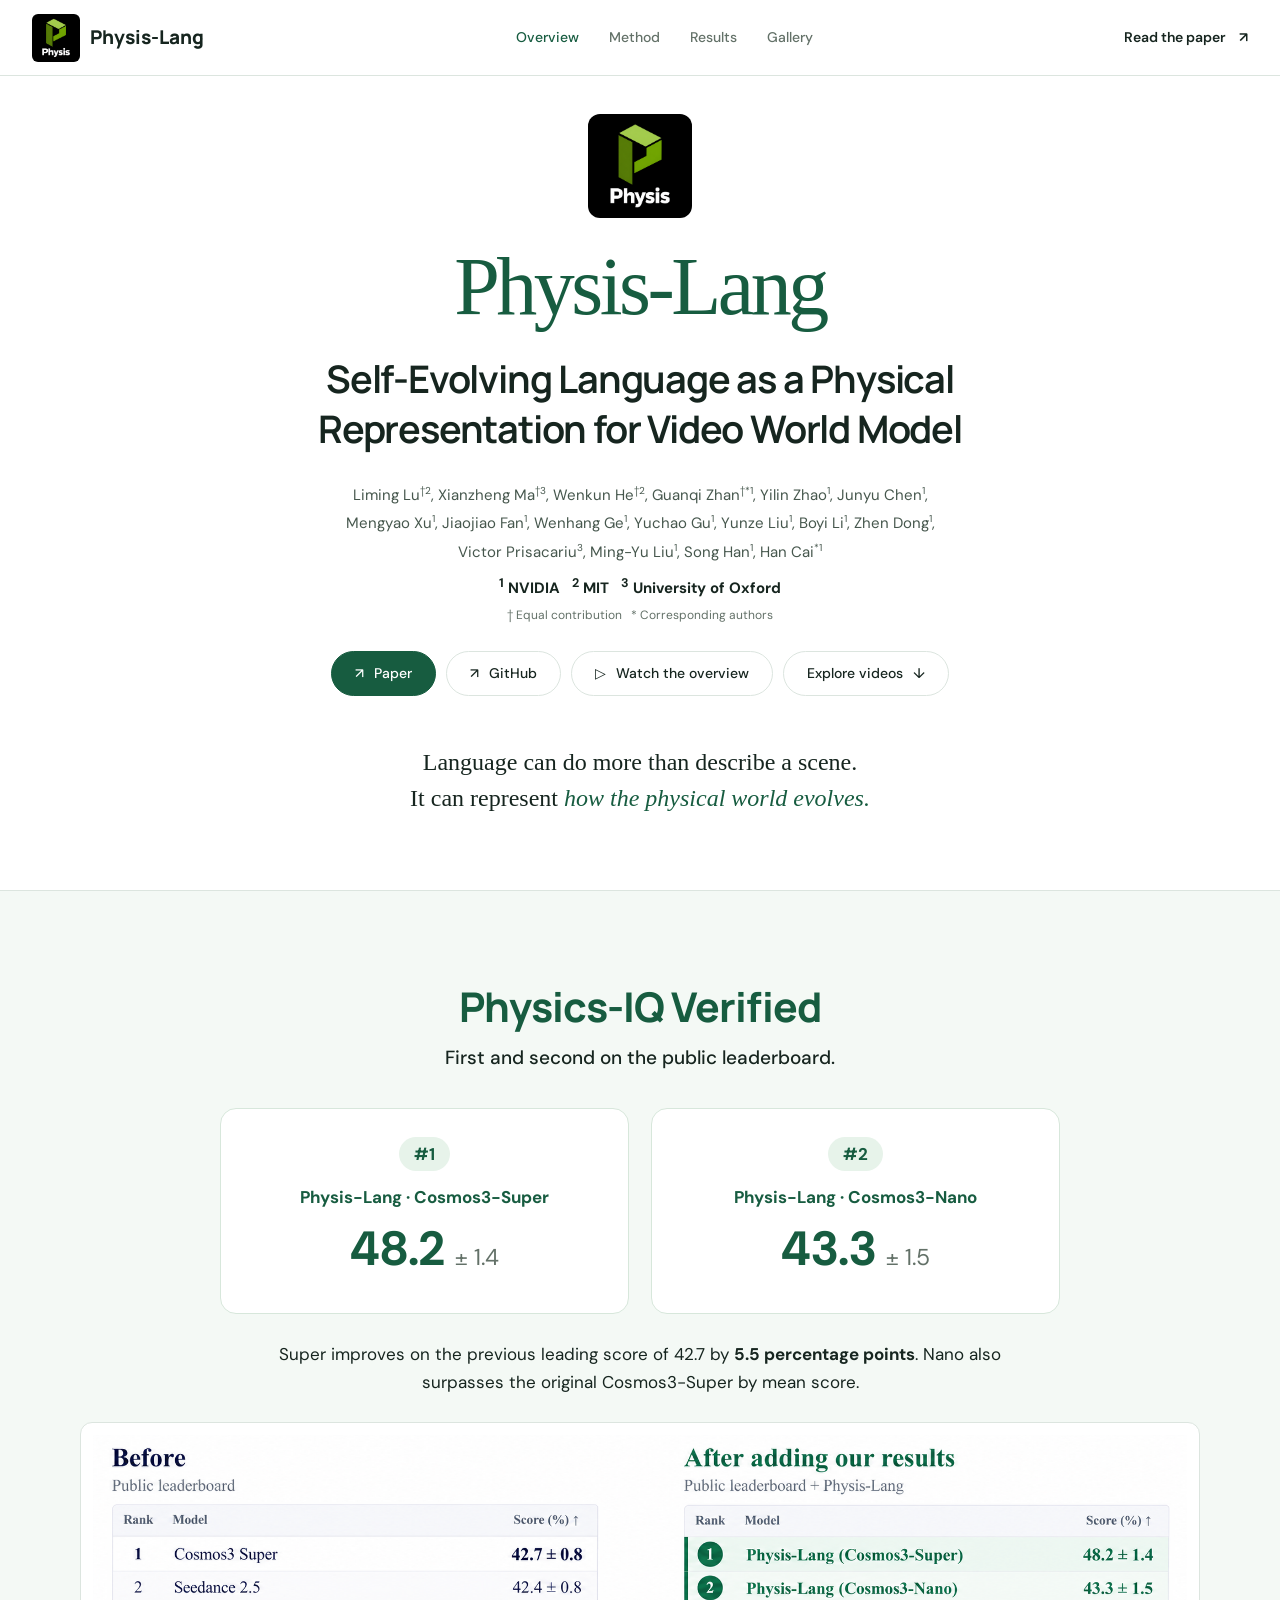
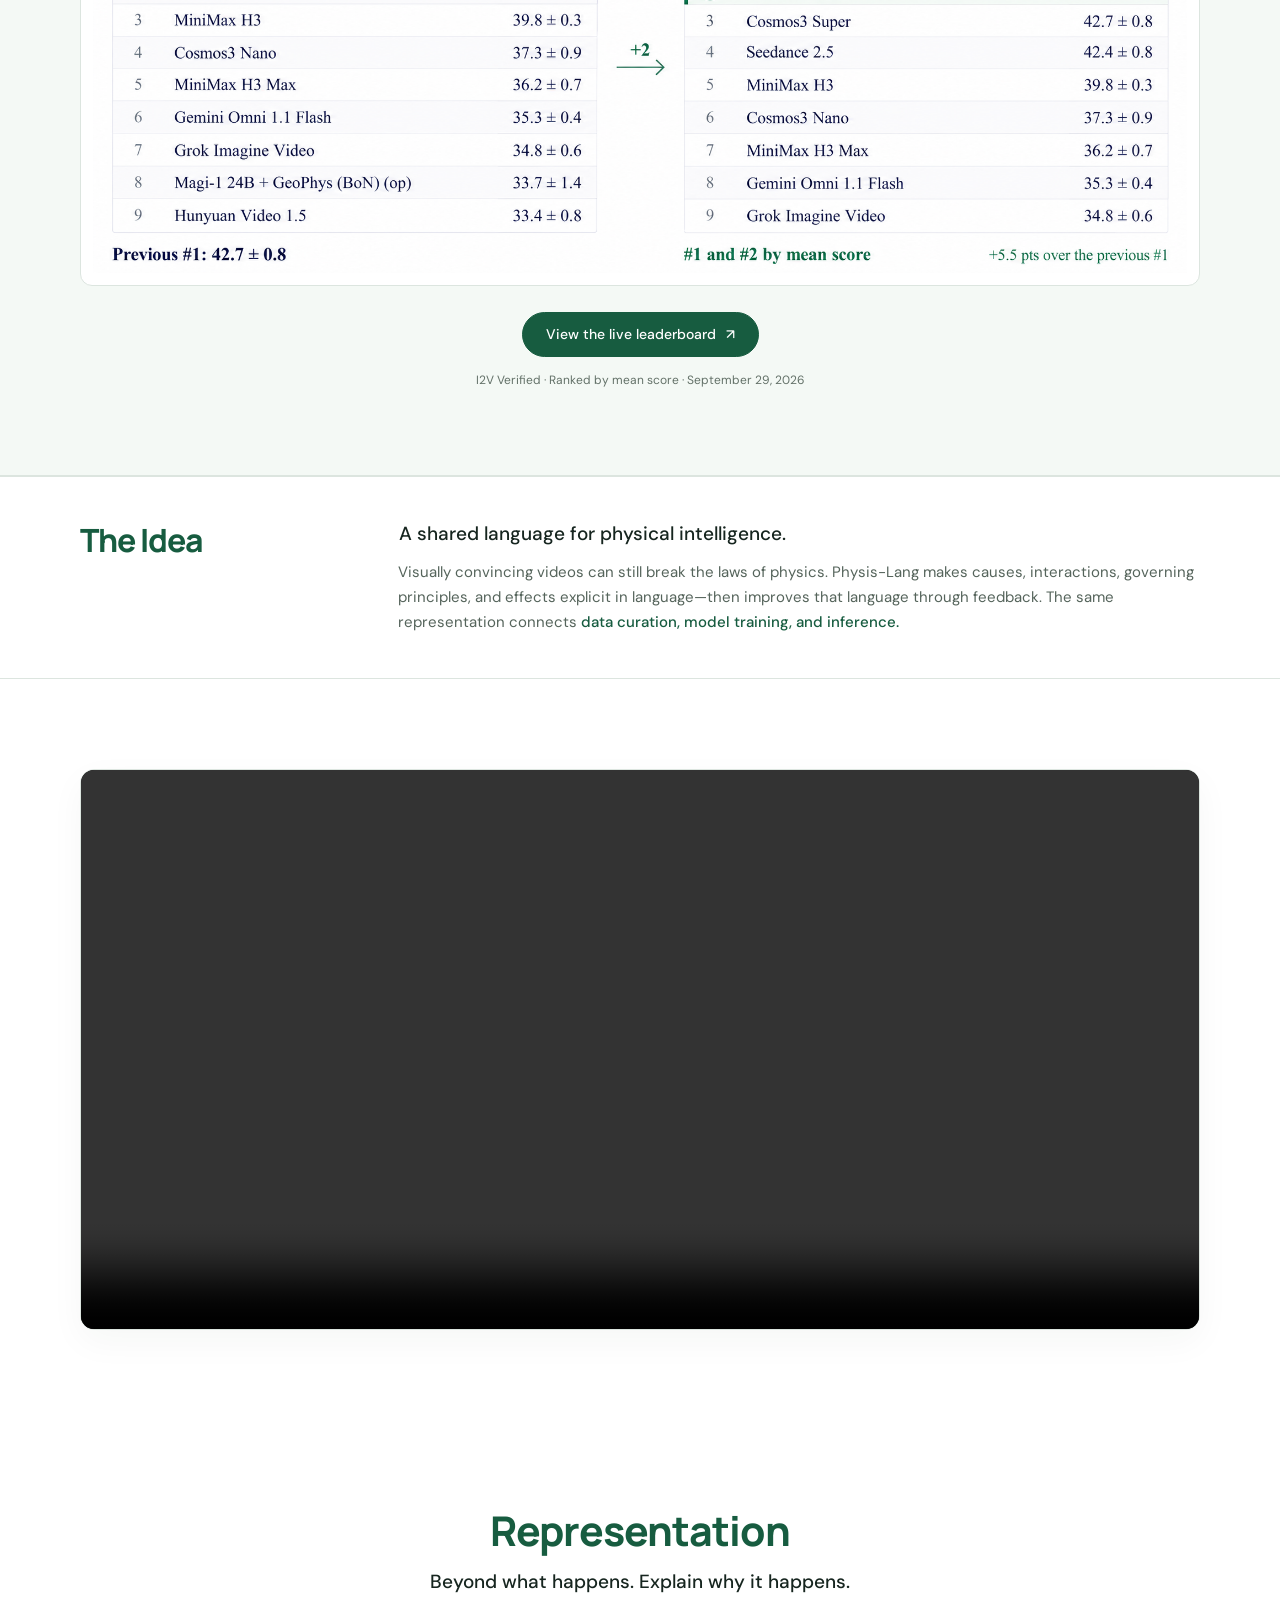
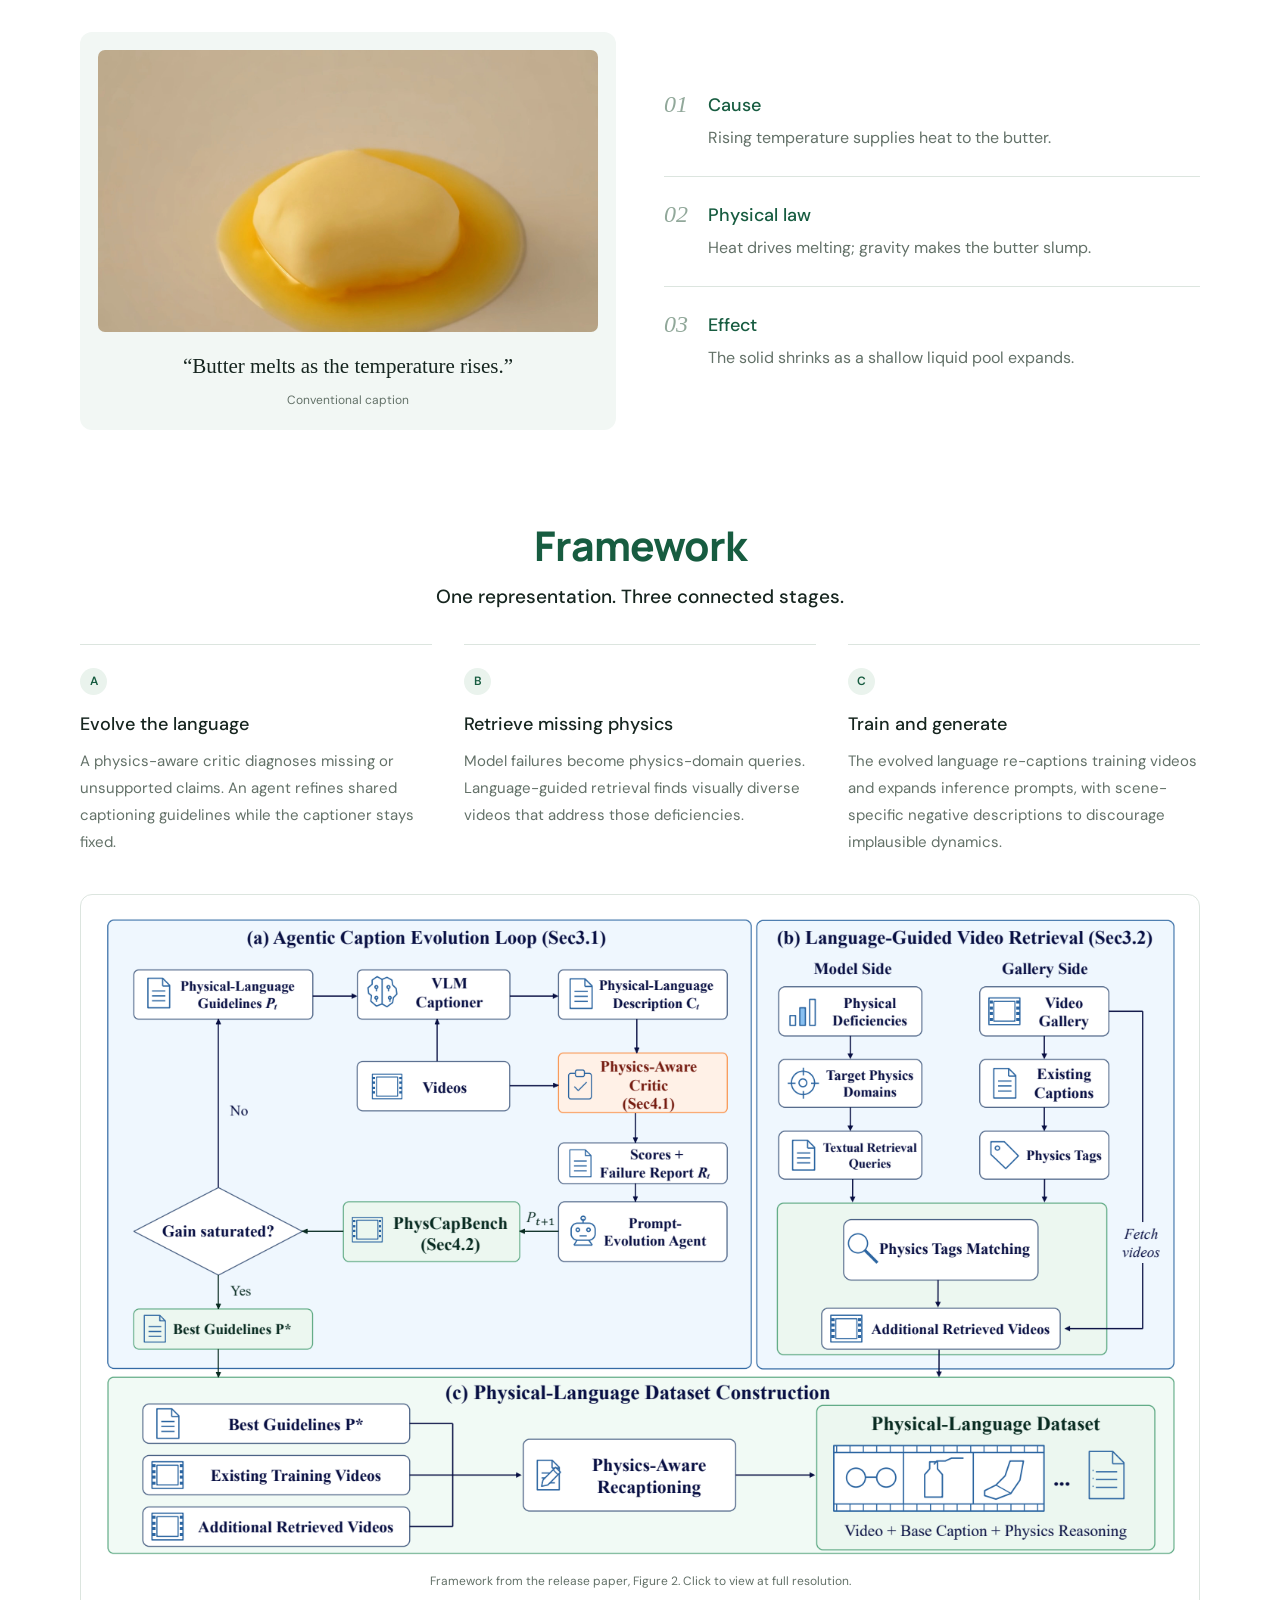
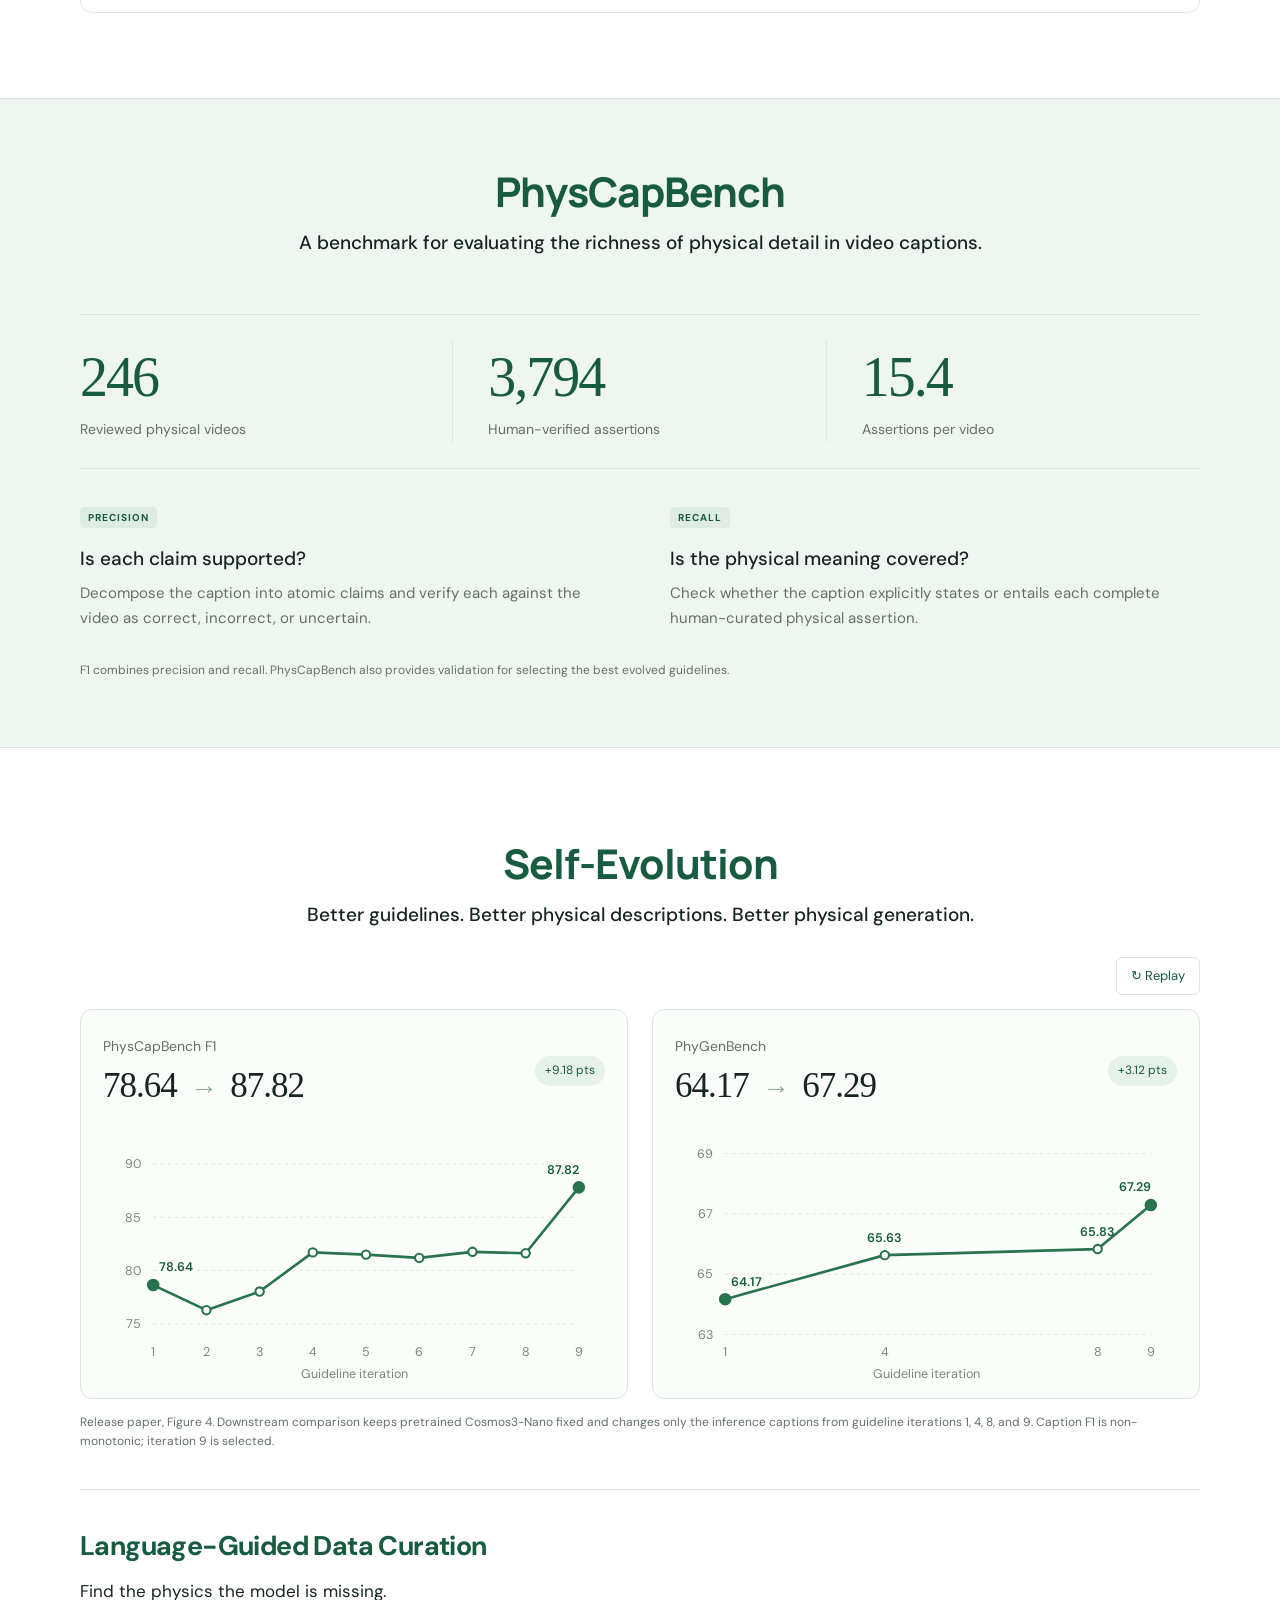
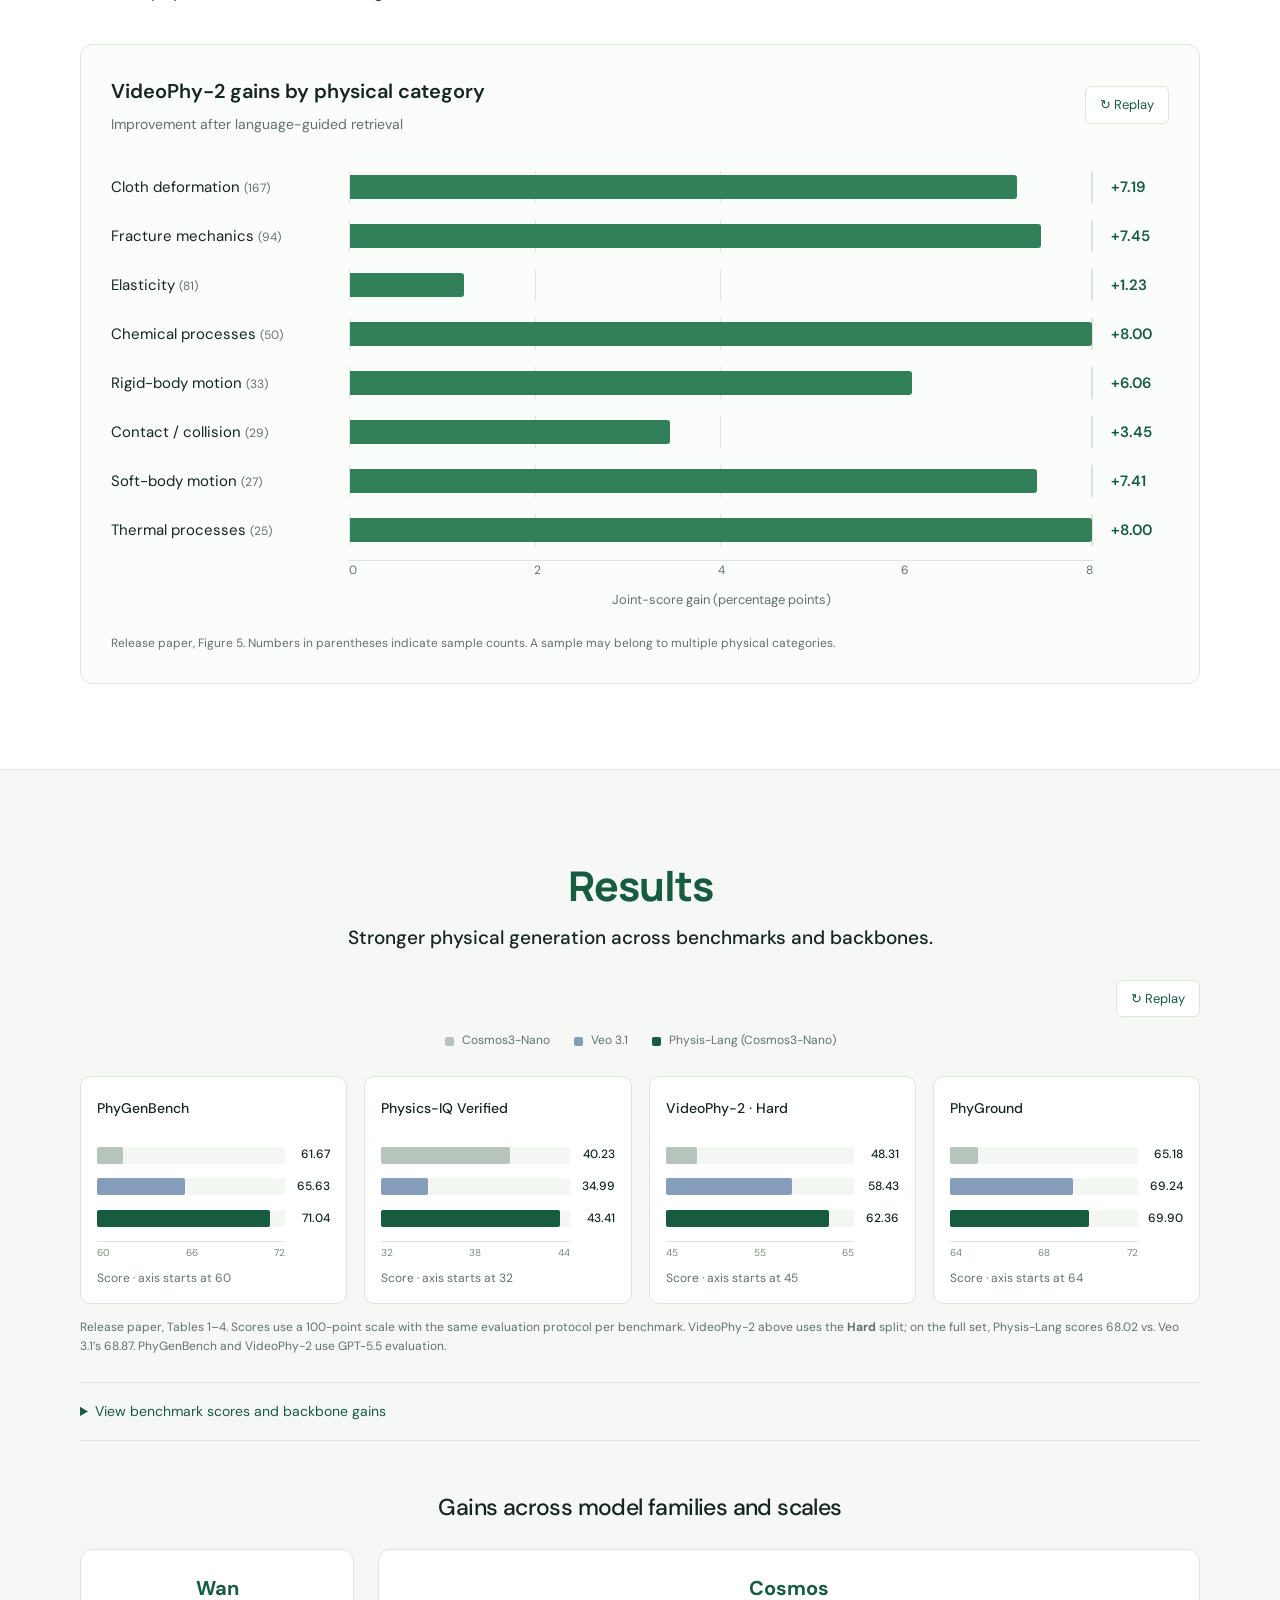
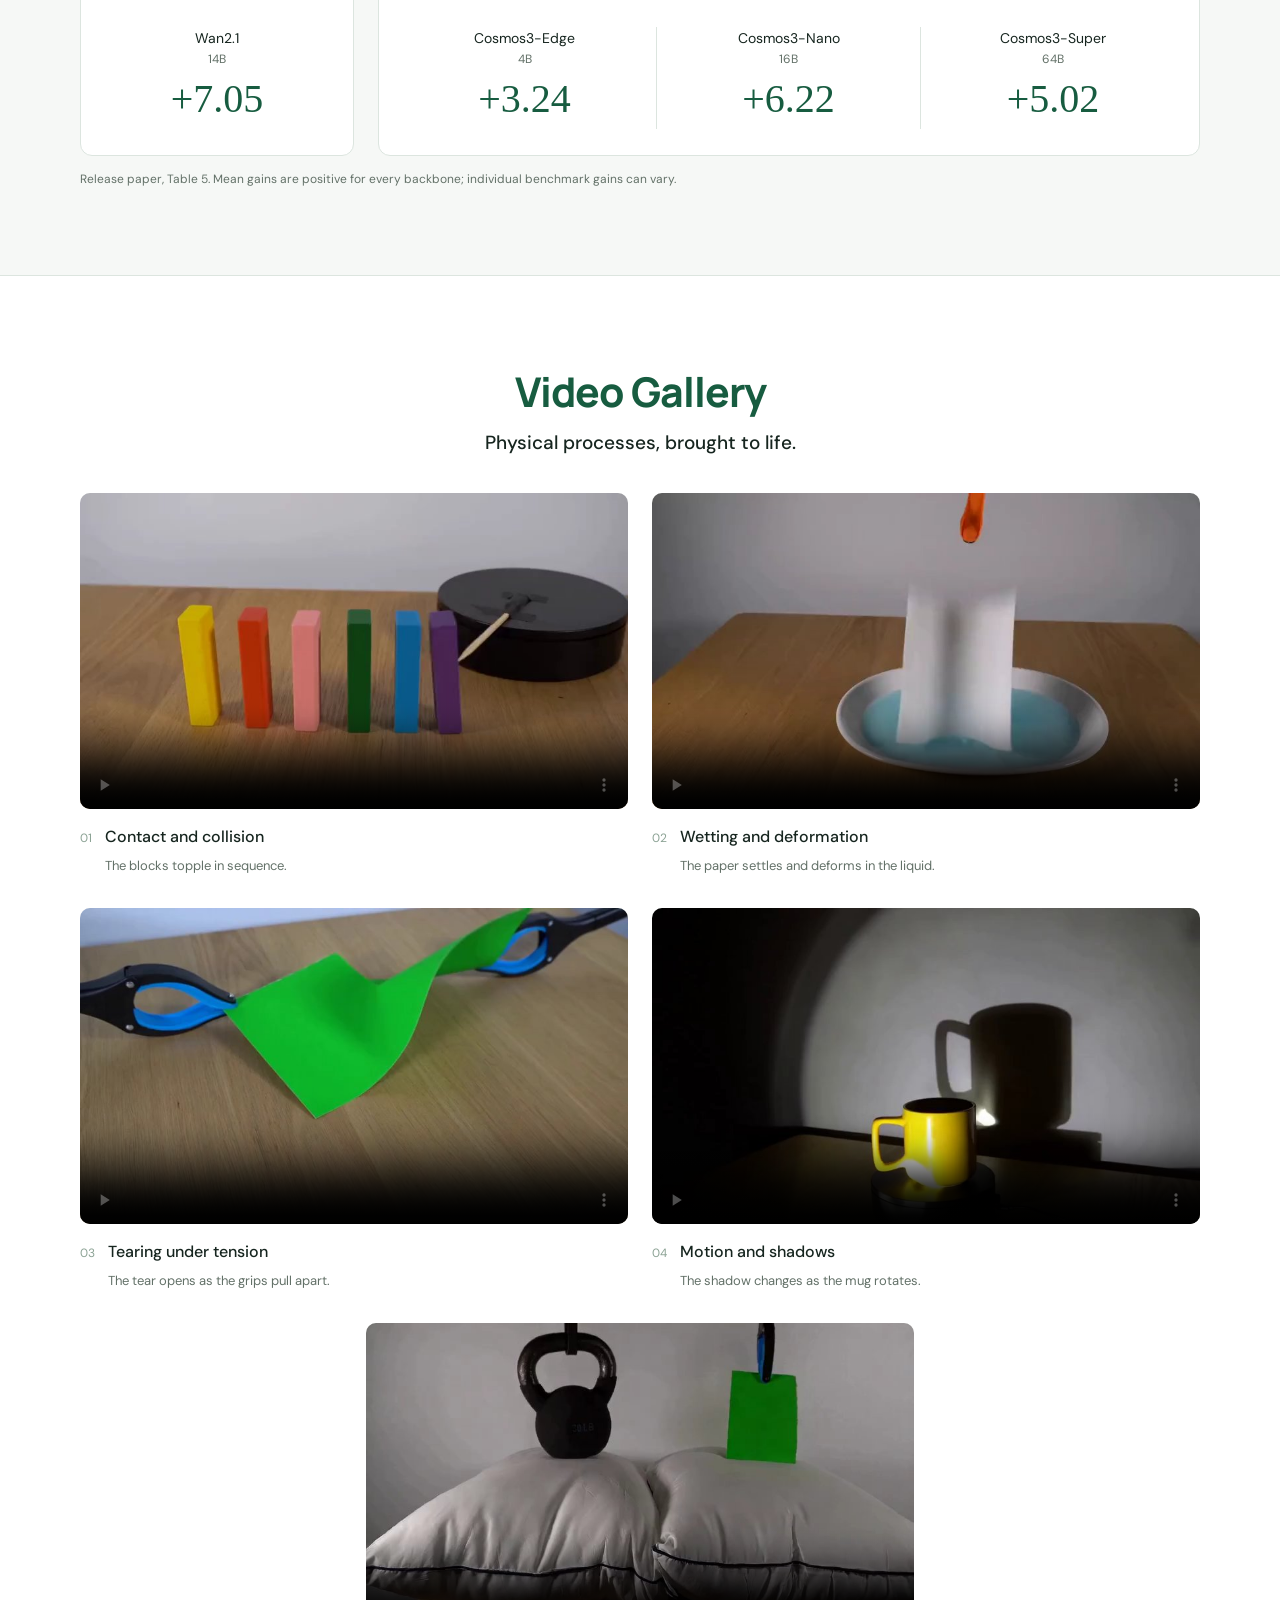
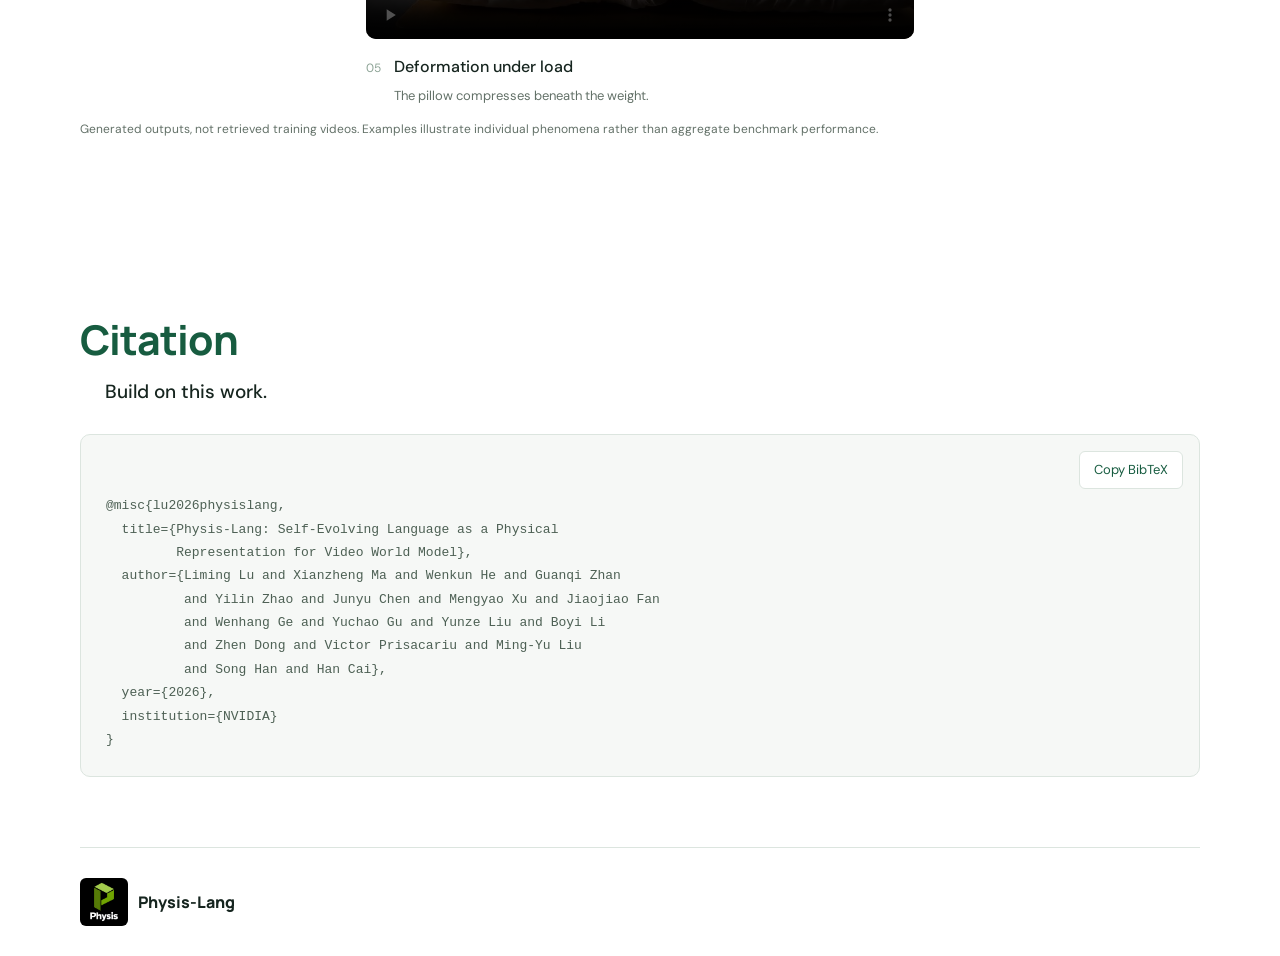
<file: index.html>
<!doctype html>
<html lang="en">
<head>
  <meta charset="utf-8"><meta name="viewport" content="width=device-width,initial-scale=1">
  <title>Physis-Lang | Self-Evolving Language for Video World Models</title>
  <meta name="description" content="Physis-Lang makes physical language a shared, self-evolving representation for data curation, model training, and video generation. Research from NVIDIA.">
  <meta name="theme-color" content="#175c40">
  <link rel="icon" type="image/png" href="assets/physis-logo.png">
  <link rel="stylesheet" href="style.css?v=idea-white-20260929"><script src="site.js?v=mp4-20260929" defer></script>
</head>
<body>
<a class="skip" href="#overview">Skip to content</a>
<header class="topbar"><a class="brand" href="#"><img class="brand-logo" src="assets/physis-logo.png" alt="Physis logo" width="48" height="48"> Physis-Lang</a><nav aria-label="Main navigation"><a href="#overview">Overview</a><a href="#method">Method</a><a href="#results">Results</a><a href="#gallery">Gallery</a></nav><a class="paper-nav" href="https://arxiv.org/abs/2609.40358" target="_blank" rel="noopener">Read the paper <span aria-hidden="true">↗</span></a></header>
<main>
<section class="hero wrap" id="overview">
  <img class="hero-logo" src="assets/physis-logo.png" alt="Physis" width="104" height="104">
  <h1><span>Physis-Lang</span>Self-Evolving Language as a Physical<br class="desktop"> Representation for Video World Model</h1>
  <p class="authors">Liming Lu<sup>†2</sup>, Xianzheng Ma<sup>†3</sup>, Wenkun He<sup>†2</sup>, Guanqi Zhan<sup>†*1</sup>, Yilin Zhao<sup>1</sup>, Junyu Chen<sup>1</sup>,<br class="desktop"> Mengyao Xu<sup>1</sup>, Jiaojiao Fan<sup>1</sup>, Wenhang Ge<sup>1</sup>, Yuchao Gu<sup>1</sup>, Yunze Liu<sup>1</sup>, Boyi Li<sup>1</sup>, Zhen Dong<sup>1</sup>,<br class="desktop"> Victor Prisacariu<sup>3</sup>, Ming-Yu Liu<sup>1</sup>, Song Han<sup>1</sup>, Han Cai<sup>*1</sup></p>
  <p class="affiliation"><sup>1</sup> NVIDIA &nbsp; <sup>2</sup> MIT &nbsp; <sup>3</sup> University of Oxford <span>† Equal contribution &nbsp; * Corresponding authors</span></p>
  <div class="hero-actions"><a class="button primary" href="https://arxiv.org/abs/2609.40358" target="_blank" rel="noopener"><span aria-hidden="true">↗</span> Paper</a><a class="button" href="https://github.com/Physis-Intelligence/Physis-Lang" target="_blank" rel="noopener"><span aria-hidden="true">↗</span> GitHub</a><a class="button" href="#demo"><span aria-hidden="true">▷</span> Watch the overview</a><a class="button" href="#gallery">Explore videos <span aria-hidden="true">↓</span></a></div>
  <p class="hero-thesis">Language can do more than describe a scene.<br>It can represent <em>how the physical world evolves.</em></p>
</section>
<section class="leaderboard-band" id="leaderboard"><div class="wrap section">
  <div class="section-heading"><h2>Physics-IQ Verified</h2><p class="section-subtitle">First and second on the public leaderboard.</p></div>
  <div class="leaderboard-scores">
    <article><span class="leaderboard-rank">#1</span><h3>Physis-Lang · Cosmos3-Super</h3><p class="leaderboard-score">48.2 <span>± 1.4</span></p></article>
    <article><span class="leaderboard-rank">#2</span><h3>Physis-Lang · Cosmos3-Nano</h3><p class="leaderboard-score">43.3 <span>± 1.5</span></p></article>
  </div>
  <p class="leaderboard-summary">Super improves on the previous leading score of 42.7 by <strong>5.5 percentage points</strong>. Nano also surpasses the original Cosmos3-Super by mean score.</p>
  <figure class="leaderboard-figure"><a href="assets/leaderboard-comparison.png" target="_blank" rel="noopener" aria-label="Open the full-size leaderboard comparison"><img src="assets/leaderboard-comparison.png" alt="Before and after leaderboard comparison: Physis-Lang Cosmos3-Super scores 48.2 ± 1.4 and Cosmos3-Nano scores 43.3 ± 1.5, taking the top two places ahead of Cosmos3 Super, Seedance 2.5, and MiniMax H3." width="1983" height="793" loading="lazy"></a></figure>
  <div class="leaderboard-link"><a class="button primary" href="https://physics-iq-verified.anates.ai/" target="_blank" rel="noopener">View the live leaderboard <span aria-hidden="true">↗</span></a><p class="caption">I2V Verified · Ranked by mean score · September 29, 2026</p></div>
</div></section>
<section class="intro-band"><div class="wrap intro-grid"><h2>The Idea</h2><div><p class="section-subtitle">A shared language for physical intelligence.</p><p>Visually convincing videos can still break the laws of physics. Physis-Lang makes causes, interactions, governing principles, and effects explicit in language—then improves that language through feedback. The same representation connects <strong>data curation, model training, and inference.</strong></p></div></div></section>

<section class="section wrap" id="demo">
  <div class="demo-player" id="demo-player">
    <video id="demo-video" controls playsinline preload="metadata" style="display:block;width:100%;height:auto;background:#000" aria-label="Physis-Lang demo video">
      <source src="assets/intro_video.mp4" type="video/mp4">
      Your browser does not support embedded video. <a href="assets/intro_video.mp4">Download the demo video</a>.
    </video>
  </div>
</section>

<section class="section wrap" id="method">
  <div class="section-heading"><h2>Representation</h2><p class="section-subtitle">Beyond what happens. <em>Explain why it happens.</em></p></div>
  <div class="reasoning-grid"><div class="reasoning-visual"><img src="assets/derived/ours_f096.jpg" alt="Generated butter softening and spreading as it melts" width="832" height="480" loading="lazy"><p>“Butter melts as the temperature rises.”</p><span>Conventional caption</span></div><div class="reasoning-steps"><article><span class="step-number">01</span><div><h3>Cause</h3><p>Rising temperature supplies heat to the butter.</p></div></article><article><span class="step-number">02</span><div><h3>Physical law</h3><p>Heat drives melting; gravity makes the butter slump.</p></div></article><article><span class="step-number">03</span><div><h3>Effect</h3><p>The solid shrinks as a shallow liquid pool expands.</p></div></article></div></div>
  <div class="method-overview"><div class="section-heading compact"><h2>Framework</h2><p class="section-subtitle">One representation. Three connected stages.</p></div><div class="three-columns"><article><span class="mini-index">A</span><h3>Evolve the language</h3><p>A physics-aware critic diagnoses missing or unsupported claims. An agent refines shared captioning guidelines while the captioner stays fixed.</p></article><article><span class="mini-index">B</span><h3>Retrieve missing physics</h3><p>Model failures become physics-domain queries. Language-guided retrieval finds visually diverse videos that address those deficiencies.</p></article><article><span class="mini-index">C</span><h3>Train and generate</h3><p>The evolved language re-captions training videos and expands inference prompts, with scene-specific negative descriptions to discourage implausible dynamics.</p></article></div>
  <figure class="paper-figure"><a href="assets/method.png" target="_blank" rel="noopener" aria-label="Open full-resolution method figure"><img src="assets/method.png" width="1424" height="850" alt="Physis-Lang method: caption evolution loop, physics-tag retrieval, and dataset construction using the best guidelines" loading="lazy"></a><figcaption>Framework from the release paper, Figure 2. Click to view at full resolution.</figcaption></figure></div>
</section>

<section class="benchmark-band" id="benchmark"><div class="wrap"><div class="benchmark-heading"><div><h2>PhysCapBench</h2><p class="section-subtitle">A benchmark for evaluating the richness of physical detail in video captions.</p></div></div><div class="benchmark-stats"><div><strong>246</strong><span>Reviewed physical videos</span></div><div><strong>3,794</strong><span>Human-verified assertions</span></div><div><strong>15.4</strong><span>Assertions per video</span></div></div><div class="critic-grid"><article><span class="tag">PRECISION</span><h3>Is each claim supported?</h3><p>Decompose the caption into atomic claims and verify each against the video as correct, incorrect, or uncertain.</p></article><article><span class="tag">RECALL</span><h3>Is the physical meaning covered?</h3><p>Check whether the caption explicitly states or entails each complete human-curated physical assertion.</p></article></div><p class="caption">F1 combines precision and recall. PhysCapBench also provides validation for selecting the best evolved guidelines.</p></div></section>

<section class="section wrap" id="evolution"><div class="section-heading"><h2>Self-Evolution</h2><p class="section-subtitle">Better guidelines. Better physical descriptions. Better physical generation.</p></div>
  <div class="chart-replay"><button class="small-button" id="replay-evolution" type="button" aria-label="Replay Self-Evolution charts">↻ Replay</button></div>
  <div class="chart-grid"><article class="chart-card"><div class="chart-heading"><div><p>PhysCapBench F1</p><h3>78.64 <span>→</span> 87.82</h3></div><span class="gain">+9.18 pts</span></div><div id="caption-chart"></div></article><article class="chart-card"><div class="chart-heading"><div><p>PhyGenBench</p><h3>64.17 <span>→</span> 67.29</h3></div><span class="gain">+3.12 pts</span></div><div id="generation-chart"></div></article></div>
  <p class="caption">Release paper, Figure 4. Downstream comparison keeps pretrained Cosmos3-Nano fixed and changes only the inference captions from guideline iterations 1, 4, 8, and 9. Caption F1 is non-monotonic; iteration 9 is selected.</p>
  <div class="retrieval-strip"><div><h3>Language-Guided Data Curation</h3><p class="section-subtitle">Find the physics the model is missing.</p></div></div>
  <figure class="retrieval-chart" id="retrieval-chart">
    <div class="retrieval-chart-heading"><div><h4>VideoPhy-2 gains by physical category</h4><p>Improvement after language-guided retrieval</p></div><button class="small-button" type="button" id="replay-retrieval">↻ Replay</button></div>
    <div class="category-rows">
      <div class="category-row" style="--order:0" aria-label="Cloth deformation, 167 samples: gain 7.19 percentage points"><span>Cloth deformation <small>(167)</small></span><div class="category-track"><i style="--value:89.875%"></i></div><strong>+7.19</strong></div>
      <div class="category-row" style="--order:1" aria-label="Fracture mechanics, 94 samples: gain 7.45 percentage points"><span>Fracture mechanics <small>(94)</small></span><div class="category-track"><i style="--value:93.125%"></i></div><strong>+7.45</strong></div>
      <div class="category-row" style="--order:2" aria-label="Elasticity, 81 samples: gain 1.23 percentage points"><span>Elasticity <small>(81)</small></span><div class="category-track"><i style="--value:15.375%"></i></div><strong>+1.23</strong></div>
      <div class="category-row" style="--order:3" aria-label="Chemical processes, 50 samples: gain 8.00 percentage points"><span>Chemical processes <small>(50)</small></span><div class="category-track"><i style="--value:100%"></i></div><strong>+8.00</strong></div>
      <div class="category-row" style="--order:4" aria-label="Rigid-body motion, 33 samples: gain 6.06 percentage points"><span>Rigid-body motion <small>(33)</small></span><div class="category-track"><i style="--value:75.75%"></i></div><strong>+6.06</strong></div>
      <div class="category-row" style="--order:5" aria-label="Contact and collision, 29 samples: gain 3.45 percentage points"><span>Contact / collision <small>(29)</small></span><div class="category-track"><i style="--value:43.125%"></i></div><strong>+3.45</strong></div>
      <div class="category-row" style="--order:6" aria-label="Soft-body motion, 27 samples: gain 7.41 percentage points"><span>Soft-body motion <small>(27)</small></span><div class="category-track"><i style="--value:92.625%"></i></div><strong>+7.41</strong></div>
      <div class="category-row" style="--order:7" aria-label="Thermal processes, 25 samples: gain 8.00 percentage points"><span>Thermal processes <small>(25)</small></span><div class="category-track"><i style="--value:100%"></i></div><strong>+8.00</strong></div>
    </div>
    <div class="category-axis" aria-hidden="true"><span>0</span><span>2</span><span>4</span><span>6</span><span>8</span></div>
    <p class="category-axis-label">Joint-score gain (percentage points)</p>
    <figcaption>Release paper, Figure 5. Numbers in parentheses indicate sample counts. A sample may belong to multiple physical categories.</figcaption>
  </figure>
</section>

<section class="results-band" id="results"><div class="wrap section"><div class="section-heading"><h2>Results</h2><p class="section-subtitle">Stronger physical generation across benchmarks and backbones.</p></div>
  <div class="chart-replay"><button class="small-button" id="replay-results" type="button" aria-label="Replay Results charts">↻ Replay</button></div>
  <div class="result-legend"><span><i class="legend-baseline"></i>Cosmos3-Nano</span><span><i class="legend-veo"></i>Veo 3.1</span><span><i class="legend-ours"></i>Physis-Lang (Cosmos3-Nano)</span></div><div class="result-bars" id="result-bars"></div>
  <p class="caption">Release paper, Tables 1–4. Scores use a 100-point scale with the same evaluation protocol per benchmark. VideoPhy-2 above uses the <strong>Hard</strong> split; on the full set, Physis-Lang scores 68.02 vs. Veo 3.1’s 68.87. PhyGenBench and VideoPhy-2 use GPT-5.5 evaluation.</p>
  <details class="results-details"><summary>View benchmark scores and backbone gains</summary><div class="table-scroll"><table><caption>Physical generation benchmark scores · higher is better</caption><thead><tr><th scope="col">Model</th><th scope="col">PhyGenBench</th><th scope="col">Physics-IQ<br>Verified</th><th scope="col">VideoPhy-2<br>All / Hard</th><th scope="col">PhyGround</th></tr></thead><tbody><tr><th scope="row">Cosmos3-Nano</th><td>61.67</td><td>40.23</td><td>60.41 / 48.31</td><td>65.18</td></tr><tr><th scope="row">Veo 3.1</th><td>65.63</td><td>34.99</td><td>68.87 / 58.43</td><td>69.24</td></tr><tr class="highlight"><th scope="row">Physis-Lang (Cosmos3-Nano)</th><td>71.04</td><td>43.41</td><td>68.02 / 62.36</td><td>69.90</td></tr></tbody></table></div></details>
  <div class="backbone-heading"><h3>Gains across model families and scales</h3></div><div class="backbone-families"><section class="model-family wan-family" aria-labelledby="wan-family-title"><h4 id="wan-family-title">Wan</h4><div class="family-models"><div><span>Wan2.1</span><small>14B</small><strong>+7.05</strong></div></div></section><section class="model-family cosmos-family" aria-labelledby="cosmos-family-title"><h4 id="cosmos-family-title">Cosmos</h4><div class="family-models"><div><span>Cosmos3-Edge</span><small>4B</small><strong>+3.24</strong></div><div><span>Cosmos3-Nano</span><small>16B</small><strong>+6.22</strong></div><div><span>Cosmos3-Super</span><small>64B</small><strong>+5.02</strong></div></div></section></div><p class="caption">Release paper, Table 5. Mean gains are positive for every backbone; individual benchmark gains can vary.</p>
</div></section>

<section class="section wrap" id="gallery"><div class="section-heading"><h2>Video Gallery</h2><p class="section-subtitle">Physical processes, brought to life.</p></div><div class="gallery-grid">
<figure><video controls muted playsinline loop preload="metadata" poster="assets/gallery-1.jpg" src="assets/showcase/Ours_Cosmos3-Nano_12.mp4" aria-label="Generated sequential contact and collision of wooden blocks"></video><figcaption><span class="gallery-index">01</span><div><h3>Contact and collision</h3><p>The blocks topple in sequence.</p></div></figcaption></figure>
<figure><video controls muted playsinline loop preload="metadata" poster="assets/gallery-2.jpg" src="assets/showcase/Ours_Cosmos3-Nano_14.mp4" aria-label="Generated paper wetting and deforming in liquid"></video><figcaption><span class="gallery-index">02</span><div><h3>Wetting and deformation</h3><p>The paper settles and deforms in the liquid.</p></div></figcaption></figure>
<figure><video controls muted playsinline loop preload="metadata" poster="assets/gallery-3.jpg" src="assets/showcase/Ours_Cosmos3-Super_15.mp4" aria-label="Generated green paper tearing as two grips pull apart"></video><figcaption><span class="gallery-index">03</span><div><h3>Tearing under tension</h3><p>The tear opens as the grips pull apart.</p></div></figcaption></figure>
<figure><video controls muted playsinline loop preload="metadata" poster="assets/gallery-4.jpg" src="assets/showcase/Ours_Cosmos3-Super_16.mp4" aria-label="Generated shadow moving as a yellow mug rotates"></video><figcaption><span class="gallery-index">04</span><div><h3>Motion and shadows</h3><p>The shadow changes as the mug rotates.</p></div></figcaption></figure>
<figure><video controls muted playsinline loop preload="metadata" poster="assets/gallery-5.jpg" src="assets/showcase/Ours_Wan2.1-14B_18.mp4" aria-label="Generated pillow compression under a kettlebell"></video><figcaption><span class="gallery-index">05</span><div><h3>Deformation under load</h3><p>The pillow compresses beneath the weight.</p></div></figcaption></figure>
</div><p class="caption">Generated outputs, not retrieved training videos. Examples illustrate individual phenomena rather than aggregate benchmark performance.</p></section>

<section class="section wrap citation-section" id="citation"><div class="section-heading compact"><h2>Citation</h2><p class="section-subtitle">Build on this work.</p></div><div class="citation-box"><button class="small-button" id="copy-citation" type="button">Copy BibTeX</button><pre id="bibtex">@misc{lu2026physislang,
  title={Physis-Lang: Self-Evolving Language as a Physical
         Representation for Video World Model},
  author={Liming Lu and Xianzheng Ma and Wenkun He and Guanqi Zhan
          and Yilin Zhao and Junyu Chen and Mengyao Xu and Jiaojiao Fan
          and Wenhang Ge and Yuchao Gu and Yunze Liu and Boyi Li
          and Zhen Dong and Victor Prisacariu and Ming-Yu Liu
          and Song Han and Han Cai},
  year={2026},
  institution={NVIDIA}
}</pre><span id="copy-status" class="sr-only" role="status"></span></div></section>
</main>
<footer class="wrap"><a class="brand" href="#"><img class="brand-logo" src="assets/physis-logo.png" alt="Physis logo" width="48" height="48"> Physis-Lang</a></footer>
</body></html>
</file>
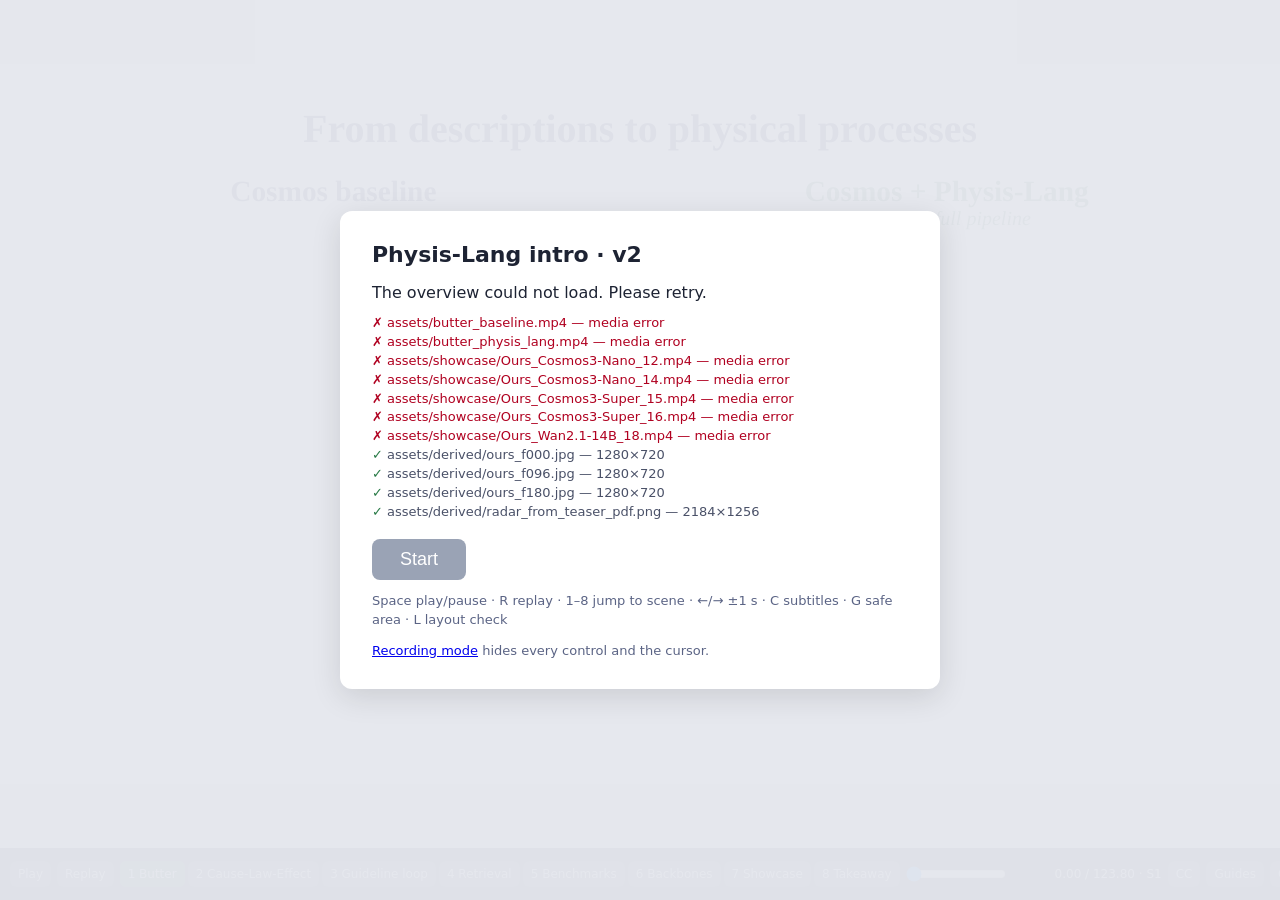
<file: demo/index.html>
<!doctype html>
<html lang="en">
<head>
<meta charset="utf-8">
<meta name="viewport" content="width=device-width, initial-scale=1">
<title>Physis-Lang · intro v2</title>
<link rel="stylesheet" href="css/style.css">
</head>
<body class="dev">

<!-- Icon sprite (inline, no external dependencies) -->
<svg class="sprite" aria-hidden="true" focusable="false">
  <defs>
    <symbol id="i-doc" viewBox="0 0 48 60">
      <path d="M4 3h27l13 13v41H4z" fill="#fff" stroke="currentColor" stroke-width="3" stroke-linejoin="round"/>
      <path d="M31 3v13h13" fill="none" stroke="currentColor" stroke-width="3" stroke-linejoin="round"/>
      <path d="M12 27h24M12 35h24M12 43h24M12 51h15" stroke="currentColor" stroke-width="3" stroke-linecap="round"/>
    </symbol>
    <symbol id="i-film" viewBox="0 0 64 56">
      <rect x="2" y="2" width="60" height="52" rx="4" fill="#fff" stroke="currentColor" stroke-width="3"/>
      <path d="M13 2v52M51 2v52" stroke="currentColor" stroke-width="3"/>
      <path d="M5 11h5M5 20h5M5 29h5M5 38h5M5 47h5M54 11h5M54 20h5M54 29h5M54 38h5M54 47h5" stroke="currentColor" stroke-width="3"/>
      <path d="M26 18l13 10-13 10z" fill="none" stroke="currentColor" stroke-width="3" stroke-linejoin="round"/>
    </symbol>
    <symbol id="i-lock" viewBox="0 0 24 24">
      <rect x="4" y="10.5" width="16" height="11" rx="2" fill="none" stroke="currentColor" stroke-width="2.2"/>
      <path d="M8 10.5V7.5a4 4 0 0 1 8 0v3" fill="none" stroke="currentColor" stroke-width="2.2"/>
    </symbol>
    <symbol id="i-robot" viewBox="0 0 48 48">
      <path d="M24 5v5" stroke="currentColor" stroke-width="3" stroke-linecap="round"/>
      <circle cx="24" cy="4" r="2.5" fill="currentColor"/>
      <rect x="8" y="10" width="32" height="24" rx="5" fill="#fff" stroke="currentColor" stroke-width="3"/>
      <circle cx="18" cy="21" r="2.6" fill="currentColor"/>
      <circle cx="30" cy="21" r="2.6" fill="currentColor"/>
      <path d="M19 28h10" stroke="currentColor" stroke-width="3" stroke-linecap="round"/>
      <path d="M15 34v6h18v-6M10 45h28" fill="none" stroke="currentColor" stroke-width="3" stroke-linecap="round" stroke-linejoin="round"/>
    </symbol>
    <symbol id="i-critic" viewBox="0 0 48 56">
      <rect x="4" y="7" width="40" height="46" rx="4" fill="#fff" stroke="currentColor" stroke-width="3"/>
      <rect x="15" y="2" width="18" height="10" rx="3" fill="#fff" stroke="currentColor" stroke-width="3"/>
      <path d="M14 32l7 7 13-14" fill="none" stroke="currentColor" stroke-width="3.5" stroke-linecap="round" stroke-linejoin="round"/>
    </symbol>
    <symbol id="i-check" viewBox="0 0 24 24">
      <path d="M5 12.5l4.5 4.5L19 7.5" fill="none" stroke="currentColor" stroke-width="3" stroke-linecap="round" stroke-linejoin="round"/>
    </symbol>
    <symbol id="i-cross" viewBox="0 0 24 24">
      <path d="M7 7l10 10M17 7L7 17" fill="none" stroke="currentColor" stroke-width="3" stroke-linecap="round"/>
    </symbol>
    <symbol id="i-bench" viewBox="0 0 48 48">
      <rect x="3" y="3" width="42" height="42" rx="5" fill="#fff" stroke="currentColor" stroke-width="3"/>
      <path d="M12 36V26M20 36V18M28 36V22M36 36V12" stroke="currentColor" stroke-width="5" stroke-linecap="round"/>
    </symbol>
    <symbol id="i-model" viewBox="0 0 64 48">
      <rect x="3" y="3" width="58" height="42" rx="8" fill="#fff" stroke="currentColor" stroke-width="3"/>
      <circle cx="18" cy="24" r="5" fill="currentColor"/><circle cx="32" cy="16" r="5" fill="currentColor"/>
      <circle cx="32" cy="32" r="5" fill="currentColor"/><circle cx="46" cy="24" r="5" fill="currentColor"/>
      <path d="M18 24L32 16M18 24L32 32M32 16L46 24M32 32L46 24" stroke="currentColor" stroke-width="2"/>
    </symbol>
    <symbol id="i-up" viewBox="0 0 24 24">
      <path d="M12 20V5M5 11l7-7 7 7" fill="none" stroke="currentColor" stroke-width="3" stroke-linecap="round" stroke-linejoin="round"/>
    </symbol>
  </defs>
</svg>

<div id="stage" aria-label="Physis-Lang introduction, version 2">

  <!-- ==============================================================
       A · Butter comparison. Both real clips start at clip time 0 at
       timeline 0, play at 1×, and hold their last frame.
       ============================================================== -->
  <section class="scene" id="sA">
    <h1 class="title">From descriptions to physical processes</h1>
    <div class="a-label left"><div class="lbl-main">Cosmos baseline</div></div>
    <div class="a-label right"><div class="lbl-main green">Cosmos + Physis-Lang</div><div class="lbl-sub">with our full pipeline</div></div>
    <div class="a-video left"><video id="vBase" muted playsinline preload="auto" disablepictureinpicture disableremoteplayback></video></div>
    <div class="a-video right"><video id="vOurs" muted playsinline preload="auto" disablepictureinpicture disableremoteplayback></video></div>
    <div class="a-outcome left terracotta" data-in="a.outcome" data-fi="0.5" data-dy="12">Unnatural deformation</div>
    <div class="a-outcome right green" data-in="a.outcome" data-fi="0.5" data-dy="12">Gradual melting and spreading</div>
    <p class="qual a-note">PhyGenBench example · both clips play from 0 s at normal speed</p>
  </section>

  <!-- ==============================================================
       B · What physical language adds (all three rows held together)
       ============================================================== -->
  <section class="scene" id="sB">
    <h1 class="title" data-in="b.title" data-dy="10">Physical language makes the process explicit</h1>
    <div class="b-conv" data-in="b.conv" data-dy="10">
      <span class="kicker">Conventional caption</span>
      <span class="b-conv-text">Butter melts as the temperature rises.</span>
    </div>
    <div class="kicker green b-pl" data-in="b.pl">Physical language</div>
    <div class="b-rows">
      <div class="b-row cause" id="row-cause" data-in="b.cause" data-dy="12">
        <div class="b-thumb"><img src="assets/derived/ours_f000.jpg" alt=""><span class="b-t">0 s</span></div>
        <span class="b-tag">Cause</span><span class="b-text">Rising temperature supplies heat to the butter.</span>
      </div>
      <div class="b-row law" id="row-law" data-in="b.law" data-dy="12">
        <div class="b-thumb"><img src="assets/derived/ours_f096.jpg" alt=""><span class="b-t">4 s</span></div>
        <span class="b-tag">Law</span><span class="b-text">Heat drives melting; gravity makes the butter slump.</span>
      </div>
      <div class="b-row effect" id="row-effect" data-in="b.effect" data-dy="12">
        <div class="b-thumb"><img src="assets/derived/ours_f180.jpg" alt=""><span class="b-t">7.5 s</span></div>
        <span class="b-tag">Effect</span><span class="b-text">The solid shrinks as a shallow liquid pool expands.</span>
      </div>
    </div>
    <p class="qual b-note" data-in="b.conv">Illustrative summaries</p>
  </section>

  <!-- ==============================================================
       C · Refine shared guidelines (four paced states, then outcomes)
       ============================================================== -->
  <section class="scene" id="sC">
    <div class="c-statement" data-in="c.statement">Refine shared guidelines, not individual video captions.</div>

    <div class="c-diagram" data-in="c.diagram" data-out="c.outcome" data-fo="0.4">
      <svg class="c-svg" viewBox="0 0 1920 1080" aria-hidden="true">
        <defs>
          <marker id="c-arrow-on" viewBox="0 0 12 12" refX="10" refY="6" markerWidth="20" markerHeight="20" markerUnits="userSpaceOnUse" orient="auto"><path d="M1 1L11 6L1 11z" fill="#2f7d52"/></marker>
          <marker id="c-arrow-off" viewBox="0 0 12 12" refX="10" refY="6" markerWidth="18" markerHeight="18" markerUnits="userSpaceOnUse" orient="auto"><path d="M1 1L11 6L1 11z" fill="#b9c3cf"/></marker>
        </defs>
        <path class="c-edge" data-steps="1" fill="none" stroke="#b9c3cf" stroke-width="4" marker-end="url(#c-arrow-off)" d="M426 325 H480"/>
        <path class="c-edge" data-steps="1" fill="none" stroke="#b9c3cf" stroke-width="4" marker-end="url(#c-arrow-off)" d="M740 325 H786"/>
        <path class="c-edge" data-steps="2" fill="none" stroke="#b9c3cf" stroke-width="4" marker-end="url(#c-arrow-off)" d="M1036 462 V512"/>
        <path class="c-edge" data-steps="3" fill="none" stroke="#b9c3cf" stroke-width="4" marker-end="url(#c-arrow-off)" d="M788 585 H430"/>
        <path class="c-edge" data-steps="3" fill="none" stroke="#b9c3cf" stroke-width="4" marker-end="url(#c-arrow-off)" d="M244 518 V462"/>
        <path class="c-edge" data-steps="4" fill="none" stroke="#b9c3cf" stroke-width="4" marker-end="url(#c-arrow-off)" d="M244 172 V160 H1599 V192"/>
      </svg>

      <div class="c-box c-sheet" data-steps="1,3,4">
        <div class="c-head">Shared guideline</div>
        <span class="c-ver"><span class="v-old" data-out="c.step3+1.2" data-fo="0.3"><i>P</i><sub>t</sub></span><span class="v-new" data-in="c.step3+1.2" data-fi="0.3"><i>P</i><sub>t+1</sub></span></span>
        <div class="c-lines"><i></i><i></i><i class="rev"></i><i></i><i class="short"></i></div>
        <div class="c-revised" data-in="c.step3+1.2" data-fi="0.3">revised rule</div>
      </div>

      <div class="c-box c-capt" data-steps="1">
        <svg class="c-ic navy"><use href="#i-lock"/></svg>
        <div class="c-name">Fixed captioner</div>
        <div class="c-sub">weights frozen</div>
      </div>

      <div class="c-box c-cards" data-steps="1,2">
        <div class="c-cards-h"><span class="c-name sm">Captions for many videos</span></div>
        <div class="c-card"><svg class="c-film"><use href="#i-film"/></svg><div class="c-cl"><i></i><i></i><i class="short"></i></div><span class="c-mark ok" data-in="c.step2+0.9" data-fi="0.3" data-out="c.step3+1.2" data-fo="0.3"><svg><use href="#i-check"/></svg></span></div>
        <div class="c-card"><svg class="c-film"><use href="#i-film"/></svg><div class="c-cl"><i></i><i class="short"></i><i></i></div><span class="c-mark bad" data-in="c.step2+1.2" data-fi="0.3" data-out="c.step3+1.2" data-fo="0.3"><svg><use href="#i-cross"/></svg></span></div>
        <div class="c-card"><svg class="c-film"><use href="#i-film"/></svg><div class="c-cl"><i class="short"></i><i></i><i></i></div><span class="c-mark bad" data-in="c.step2+1.5" data-fi="0.3" data-out="c.step3+1.2" data-fo="0.3"><svg><use href="#i-cross"/></svg></span></div>
      </div>

      <div class="c-schem qual it">schematic outputs</div>

      <div class="c-box c-critic" data-steps="2,3">
        <svg class="c-ic critic"><use href="#i-critic"/></svg>
        <div><div class="c-name">Physics-aware critic</div><div class="c-sub">correctness · coverage</div></div>
      </div>

      <div class="c-box c-agent" data-steps="3">
        <svg class="c-ic green"><use href="#i-robot"/></svg>
        <div class="c-name">Evolution agent</div>
      </div>

      <div class="c-box c-bench" data-steps="4">
        <svg class="c-ic navy big"><use href="#i-bench"/></svg>
        <div class="c-name">PhysCapBench</div>
        <div class="c-sub">held-out validation<br>246 videos</div>
      </div>

      <div class="c-elabel l-err" data-steps="3">errors</div>
      <div class="c-elabel l-rev" data-steps="3">revise</div>

      <div class="c-pills">
        <span class="c-pill" data-step="1">1 Apply</span>
        <span class="c-pill" data-step="2">2 Evaluate</span>
        <span class="c-pill" data-step="3">3 Refine</span>
        <span class="c-pill" data-step="4">4 Validate</span>
      </div>

      <div class="c-step" data-in="c.step1" data-fi="0.35" data-out="c.step2" data-fo="0.3">
        <span class="c-num">1</span><div><div class="c-st">Apply shared guidelines</div><div class="c-sx">One guideline instructs the fixed captioner across videos.</div></div>
      </div>
      <div class="c-step" data-in="c.step2" data-fi="0.35" data-out="c.step3" data-fo="0.3">
        <span class="c-num">2</span><div><div class="c-st">Evaluate physical descriptions</div><div class="c-sx">The critic checks correctness and coverage.</div></div>
      </div>
      <div class="c-step" data-in="c.step3" data-fi="0.35" data-out="c.step4" data-fo="0.3">
        <span class="c-num">3</span><div><div class="c-st">Refine the guideline</div><div class="c-sx">The agent uses recurring errors to improve the shared instruction.</div></div>
      </div>
      <div class="c-step" data-in="c.step4" data-fi="0.35">
        <span class="c-num">4</span><div><div class="c-st">Validate and repeat</div><div class="c-sx">Evaluate on PhysCapBench; stop when gains saturate, keep the best.</div></div>
      </div>
    </div>

    <div class="c-out" data-in="c.outcome+0.2" data-fi="0.45">
      <div class="c-protocol">Fixed Cosmos3-Nano · only the inference captions change (guideline Iter 1 → 9)</div>
      <div class="c-card2 cl">
        <div class="c-o-h">Caption quality improves</div>
        <div class="c-o-m">PhysCapBench F1</div>
        <div class="c-o-n"><span data-val="loop.f1_endpoints.display_from"></span> → <span data-val="loop.f1_endpoints.display_to"></span></div>
        <div class="c-o-g"><span data-val="loop.f1_endpoints.display_gain"></span> points</div>
        <svg class="c-spark" id="spark-f1" viewBox="0 0 760 170" aria-hidden="true"></svg>
      </div>
      <div class="c-link">and</div>
      <div class="c-card2 cr">
        <div class="c-o-h">Video generation improves</div>
        <div class="c-o-m">PhyGenBench</div>
        <div class="c-o-n"><span data-val="loop.generation.display_from"></span> → <span data-val="loop.generation.display_to"></span></div>
        <div class="c-o-g"><span data-val="loop.generation.display_gain"></span> points</div>
        <svg class="c-spark" id="spark-gen" viewBox="0 0 760 170" aria-hidden="true"></svg>
      </div>
      <p class="qual c-o-note">Linked outcomes · F1 dips at Iter 2</p>
    </div>
  </section>

  <!-- ==============================================================
       D · Language-guided retrieval: process, then Table 6 evidence
       ============================================================== -->
  <section class="scene" id="sD">
    <h1 class="title" data-in="d.title" data-dy="10">Physical language selects training data</h1>

    <div class="d-stage" id="d-s1" data-in="d.s1" data-dy="10">
      <div class="d-h"><span class="d-n">1</span>Model physics<br>deficiencies</div>
      <div class="d-vis d-defs">
        <div class="d-bar"><span>thermal</span><i style="width:150px"></i></div>
        <div class="d-bar"><span>fracture</span><i style="width:120px"></i></div>
        <div class="d-bar"><span>cloth</span><i style="width:96px"></i></div>
      </div>
    </div>
    <div class="d-stage" id="d-s2" data-in="d.s2" data-dy="10">
      <div class="d-h"><span class="d-n">2</span>Physics<br>tags</div>
      <div class="d-vis d-tags"><span class="d-chip">thermal</span><span class="d-chip">fracture</span><span class="d-chip">cloth</span></div>
    </div>
    <div class="d-stage" id="d-s3" data-in="d.s3" data-dy="10">
      <div class="d-h"><span class="d-n">3</span>Text-level<br>gallery matching</div>
      <div class="d-vis d-gal">
        <div class="d-card m"><svg><use href="#i-film"/></svg><span class="d-chip sm">thermal</span></div>
        <div class="d-card x"><svg><use href="#i-film"/></svg><span class="d-chip sm">optics</span></div>
        <div class="d-card x"><svg><use href="#i-film"/></svg><span class="d-chip sm">fluid</span></div>
        <div class="d-card m"><svg><use href="#i-film"/></svg><span class="d-chip sm">cloth</span></div>
        <div class="qual it d-schem">Schematic</div>
      </div>
    </div>
    <div class="d-stage" id="d-s4" data-in="d.s4" data-dy="10">
      <div class="d-h"><span class="d-n">4</span>Retrieve +<br>recaption</div>
      <div class="d-vis d-rec">
        <div class="d-recrow"><svg class="d-rf"><use href="#i-film"/></svg><span class="d-plus">+</span><svg class="d-rd"><use href="#i-doc"/></svg></div>
        <div class="d-recrow"><svg class="d-rf"><use href="#i-film"/></svg><span class="d-plus">+</span><svg class="d-rd"><use href="#i-doc"/></svg></div>
        <div class="qual d-cap">physical-language captions</div>
      </div>
    </div>
    <div class="d-stage" id="d-s5" data-in="d.s5" data-dy="10">
      <div class="d-h"><span class="d-n">5</span>Enriched<br>training data</div>
      <div class="d-vis d-data">
        <div class="d-stack"><div class="d-add">+ retrieved</div><div class="d-base">WISA</div></div>
      </div>
    </div>
    <div class="d-arrows" data-in="d.s2">
      <span style="left:394px">›</span><span style="left:758px">›</span><span style="left:1122px">›</span><span style="left:1486px">›</span>
    </div>

    <div class="d-table" data-in="d.table" data-fi="0.5">
      <div class="d-tr d-th"><span class="c1">Benchmark</span><span class="c2">WISA</span><span class="c3"></span><span class="c4">+ Retrieved</span><span class="c5">Gain</span><span class="c6"></span></div>
      <div id="t6-rows"></div>
      <p class="qual d-tnote">VideoPhy-2 here is the full set (not Hard)</p>
    </div>
  </section>

  <!-- ==============================================================
       E · Four benchmarks (teaser radar, unmodified)
       ============================================================== -->
  <section class="scene" id="sE">
    <h1 class="title" data-in="e.title" data-dy="10">Gains across four physical benchmarks</h1>
    <img id="radar" class="radar" src="assets/derived/radar_from_teaser_pdf.png" alt="Radar chart: PhyGround, PhyGenBench, Physics-IQ Verified, VideoPhy-2 (Hard Set); legend CogVideoX1.5-5B, Wan2.2-TI2V-5B, HunyuanVideo-1.5, Cosmos3-Nano, Veo 3.1, Ours" data-in="e.radar" data-fi="0.6">
    <p class="qual e-note" data-in="e.note">Ours = Cosmos3-Nano with Physis-Lang · each axis has its own scale</p>
  </section>

  <!-- ==============================================================
       F · Table 5: across backbones and scales (zero-origin bars)
       ============================================================== -->
  <section class="scene" id="sF">
    <h1 class="title" data-in="f.title" data-dy="10">Gains across backbones and scales</h1>
    <div class="f-axis" data-in="f.axis">Mean gain across four benchmarks (points)</div>
    <div class="f-group" data-in="f.bars"><span class="f-glabel">Cosmos 3 · three scales</span></div>
    <div id="t5-chart" data-in="f.bars" data-fi="0.3"></div>
  </section>

  <!-- ==============================================================
       G · Showcase: six generated examples, short highlights
       (slots are built from js/showcase_data.js)
       ============================================================== -->
  <section class="scene" id="sG">
    <div class="g-head" data-in="g.title">
      <span class="g-title">Physically coherent video generation</span>
    </div>
    <div id="g-slots"></div>
  </section>

  <!-- ==============================================================
       H · Three contributions
       ============================================================== -->
  <section class="scene" id="sH">
    <div class="h-panel" data-in="h.p1" data-dy="12">
      <div class="h-top"><span class="h-n">1</span><span class="h-t">Represent physics<br>in language</span></div>
      <div class="h-vis h-cle">
        <div class="h-chip cause">Cause</div><div class="h-ar">↓</div>
        <div class="h-chip law">Law</div><div class="h-ar">↓</div>
        <div class="h-chip effect">Effect</div>
        <div class="h-uses"><span>data</span><span>training</span><span>inference</span></div>
      </div>
    </div>
    <div class="h-panel" data-in="h.p2" data-dy="12">
      <div class="h-top"><span class="h-n">2</span><span class="h-t">Evolve shared<br>guidelines</span></div>
      <div class="h-vis h-evo">
        <div class="h-sheet"><svg><use href="#i-doc"/></svg><span class="h-cyc">↻</span></div>
        <div class="h-row"><span class="h-mini"><svg><use href="#i-critic"/></svg>critic feedback</span></div>
        <div class="h-row"><span class="h-mini"><svg><use href="#i-bench"/></svg>PhysCapBench</span></div>
      </div>
    </div>
    <div class="h-panel" data-in="h.p3" data-dy="12">
      <div class="h-top"><span class="h-n">3</span><span class="h-t">Drive targeted<br>data expansion</span></div>
      <div class="h-vis h-data">
        <div class="h-tagline"><span class="d-chip">thermal</span><span class="d-chip">cloth</span></div>
        <div class="h-cards"><span class="h-card m"><svg><use href="#i-film"/></svg></span><span class="h-card x"><svg><use href="#i-film"/></svg></span><span class="h-card m"><svg><use href="#i-film"/></svg></span></div>
        <div class="h-gen"><svg class="h-model"><use href="#i-model"/></svg><svg class="h-up"><use href="#i-up"/></svg><span>improved generator</span></div>
      </div>
    </div>
    <div class="h-links" data-in="h.p3"><span style="left:622px">→</span><span style="left:1238px">→</span></div>
    <div class="h-sentence" data-in="h.sentence" data-dy="10">Physical language connects representation, refinement, and data.</div>
  </section>

  <!-- Optional burned-in subtitles (off by default; ?subs=1 or key C) -->
  <div id="subs" hidden><span id="subs-text"></span></div>
  <div id="guides" hidden></div>
</div>

<!-- Start / loading overlay -->
<div id="overlay">
  <div class="ov-card">
    <h2>Physis-Lang intro · v2</h2>
    <p id="ov-status">Loading assets…</p>
    <ul id="ov-list"></ul>
    <button id="btn-start" type="button" disabled>Start</button>
    <p class="ov-hint">Space play/pause · R replay · 1–8 jump to scene · ←/→ ±1 s · C subtitles · G safe area · L layout check</p>
    <p class="ov-hint"><a href="?record=1">Recording mode</a> hides every control and the cursor.</p>
  </div>
  <p id="ov-record">Loading…</p>
</div>

<!-- Development controls (hidden in recording mode) -->
<div id="controls" hidden>
  <button id="btn-play" type="button">Play</button>
  <button id="btn-replay" type="button">Replay</button>
  <span id="scene-btns"></span>
  <input id="scrub" type="range" min="0" max="120" step="0.01" value="0" aria-label="Timeline">
  <span id="timecode" class="tabnum">0.00</span>
  <span id="gate" hidden title="See README: radar release gate">Radar: release gate</span>
  <button id="btn-subs" type="button" title="Subtitles (C)">CC</button>
  <button id="btn-guides" type="button" title="Safe-area guides (G)">Guides</button>
  <button id="btn-check" type="button" title="Layout check (L)">Check</button>
  <a id="lnk-record" href="?record=1">Record mode</a>
</div>
<div id="report" hidden></div>

<script src="js/timeline.js"></script>
<script src="js/chart_values.js"></script>
<script src="js/showcase_data.js"></script>
<script src="js/intro.js?v=portable-3"></script>
</body>
</html>
</file>
<file: style.css>
@import url('https://fonts.googleapis.com/css2?family=DM+Sans:wght@400;500;600;700&family=Manrope:wght@400;500;600;650;700;750;800&display=swap');
:root{--ink:#16251f;--green:#175c40;--bright:#76b900;--soft:#f2f7f4;--muted:#637168;--line:#dce5df;--serif:Georgia,'Times New Roman',serif}
*{box-sizing:border-box}html{scroll-behavior:smooth;scroll-padding-top:90px}body{margin:0;background:#fff;color:var(--ink);font-family:'DM Sans',Arial,sans-serif;font-size:17px;line-height:1.65}a{color:inherit}button,input{font:inherit}button,a{-webkit-tap-highlight-color:transparent}button{cursor:pointer}a:focus-visible,button:focus-visible,input:focus-visible{outline:3px solid #72a77c;outline-offset:5px}.wrap{width:min(1120px,calc(100% - 64px));margin-inline:auto}.skip{position:fixed;top:-100px;z-index:100;background:white;padding:12px}.skip:focus{top:0}.topbar{height:76px;display:flex;align-items:center;justify-content:space-between;padding:0 max(32px,calc((100vw - 1280px)/2));border-bottom:1px solid var(--line);background:#ffffffef;backdrop-filter:blur(12px);position:sticky;top:0;z-index:20;gap:22px}.brand{display:flex;align-items:center;gap:10px;font-family:Manrope,Arial,sans-serif;font-weight:800;font-size:19px;text-decoration:none;white-space:nowrap}.brand-icon{width:30px;height:30px;border-radius:8px;color:white;background:var(--green);font:27px/28px var(--serif);text-align:center}.topbar nav{display:flex;gap:30px;font-size:14px;font-weight:500}.topbar nav a{text-decoration:none;color:var(--muted)}.topbar nav a:hover,.topbar nav a.active{color:var(--green)}.paper-nav{font-size:14px;font-weight:600;text-decoration:none;white-space:nowrap}.paper-nav span{margin-left:10px}.hero{padding:64px 0 48px;text-align:center}.eyebrow{font-size:12px;font-weight:700;letter-spacing:.18em;color:var(--green);margin:0 0 20px}.hero h1{font-family:Manrope,Arial,sans-serif;font-size:clamp(26px,3vw,38px);font-weight:650;letter-spacing:-1.2px;line-height:1.32;margin:0}.hero h1>span{display:block;color:var(--green);font-family:var(--serif);font-size:clamp(58px,7vw,82px);font-weight:normal;letter-spacing:-3.5px;line-height:1.15;margin-bottom:19px}.authors{font-size:15px;line-height:1.9;margin:27px auto 7px;max-width:980px;color:#46574d}.authors sup{font-size:10px}.affiliation{font-size:15px;font-weight:700;margin:6px 0 25px}.affiliation span{display:block;font-weight:400;font-size:12px;color:var(--muted);margin-top:5px}.hero-actions{display:flex;gap:10px;justify-content:center;flex-wrap:wrap}.button{display:inline-flex;gap:10px;align-items:center;justify-content:center;border:1px solid var(--line);border-radius:30px;padding:10px 23px;text-decoration:none;font-size:14px;font-weight:500;transition:background .2s,transform .2s;background:white}.button:hover{background:var(--soft);transform:translateY(-2px)}.button.primary{background:var(--green);border-color:var(--green);color:white}.button.primary:hover{background:#104b33}.hero-thesis{font-size:24px;font-family:var(--serif);line-height:1.5;margin:48px 0 26px}.hero-thesis em{font-weight:normal;color:var(--green)}.comparison{border:1px solid var(--line);border-radius:16px;overflow:hidden;text-align:left;box-shadow:0 12px 40px #16382208}.comparison-grid{display:grid;grid-template-columns:1fr 1fr;gap:1px;background:var(--line)}figure{margin:0}.comparison figure{background:#fafbf9;padding:18px}.comparison figure.ours{background:var(--soft)}.comparison figcaption{display:flex;align-items:center;gap:13px;margin-bottom:14px;font-size:14px}.tag{font-size:10px;letter-spacing:.1em;background:#e7ebe7;color:#526357;padding:4px 8px;border-radius:4px;font-weight:700}.ours .tag{color:var(--green);background:#dceee1}.comparison video{width:100%;display:block;aspect-ratio:16/9;object-fit:cover;border-radius:6px;background:#eee}.comparison figure p{font-size:14px;text-align:center;margin:12px 0 0;color:#667166}.comparison figure.ours p{color:var(--green)}.comparison-bottom{display:flex;align-items:center;justify-content:space-between;padding:17px 22px;gap:18px}.comparison-bottom p{font-size:15px;margin:0;font-family:var(--serif);font-style:italic}.comparison-bottom p span{font-family:'DM Sans',Arial,sans-serif;font-size:12px;display:block;color:var(--muted);font-style:normal}.small-button{border:1px solid var(--line);border-radius:6px;background:white;color:var(--green);padding:7px 14px;font-size:13px;white-space:nowrap}.small-button:hover{background:var(--soft)}.caption{color:var(--muted);font-size:12px;line-height:1.6;margin:14px 0 0}footer{border-top:1px solid var(--line);display:flex;justify-content:space-between;align-items:center;gap:20px;padding:30px 0!important;margin-top:70px!important}footer p{font-size:12px;color:var(--muted)}footer .brand{font-size:16px}section[id]{scroll-margin-top:85px}
@media(max-width:700px){.wrap{width:calc(100% - 36px)}.topbar{padding:0 18px;height:64px}.topbar nav{display:none}.brand{font-size:16px}.paper-nav{font-size:12px}.hero{padding-top:38px}.desktop{display:none}.hero h1{font-size:26px;letter-spacing:-.6px}.hero h1>span{font-size:62px}.authors{font-size:13px;line-height:1.8}.hero-thesis{font-size:21px;margin-top:32px}.comparison-grid{grid-template-columns:1fr}.comparison figcaption{font-size:12px}.comparison-bottom{flex-wrap:wrap}.caption{font-size:12px}.hero-actions .button{padding:9px 16px;font-size:13px}footer{flex-direction:column;align-items:flex-start;gap:2px}footer p{margin:4px 0}}
.section{padding-top:90px;padding-bottom:85px}.section-heading{max-width:850px;margin:0 auto 36px;text-align:center}.section-heading h2,h2{font-family:Manrope,Arial,sans-serif;font-weight:650;font-size:clamp(27px,3.1vw,39px);line-height:1.25;letter-spacing:-1.2px;margin:0 0 18px}h2 em{font-family:var(--serif);font-weight:400;color:var(--green)}.section-heading p:not(.eyebrow){max-width:730px;margin:0 auto;color:var(--muted);font-size:16px;line-height:1.8}.section-heading .eyebrow{margin-bottom:15px}.compact{margin-bottom:28px}.intro-band{background:#fff;border-block:1px solid var(--line);padding:43px 0}.intro-grid{display:grid;grid-template-columns:1fr 3fr;gap:50px}.intro-grid>.eyebrow{padding-top:9px}.intro-grid h2{font-size:28px;letter-spacing:-.8px}.intro-grid p:not(.eyebrow){font-size:17px;color:#55645b;margin:0}.intro-grid strong{color:var(--green);font-weight:500}.demo-player{border:1px solid var(--line);border-radius:14px;overflow:hidden;box-shadow:0 12px 35px #1a39200a;background:white}.demo-screen{aspect-ratio:16/9;background:white;position:relative}.demo-screen iframe{border:0;position:absolute;inset:0;width:100%;height:100%}.demo-controls{display:flex;align-items:center;padding:13px 18px;gap:16px;background:#f7f9f7;border-top:1px solid var(--line)}.demo-controls>button:first-child{min-width:98px}.demo-controls input{accent-color:var(--green);flex:1;min-width:50px}.demo-controls output{font-variant-numeric:tabular-nums;font-size:12px;white-space:nowrap;color:var(--muted)}.icon-button{border:none;background:transparent;font-size:26px;line-height:1;color:var(--green);padding:4px}.demo-player:fullscreen{display:flex;flex-direction:column;justify-content:center;background:#111}.demo-player:fullscreen .demo-screen{width:100%;height:calc(100% - 68px);aspect-ratio:auto}.chapters{display:grid;grid-template-columns:repeat(6,1fr);gap:10px;margin-top:16px}.chapters button{border:none;border-top:2px solid var(--line);background:transparent;text-align:left;font-size:12px;color:var(--green);padding:12px 4px;line-height:1.7}.chapters button span{display:block;color:var(--muted);font-size:12px}.chapters button:hover{border-color:var(--green)}.reasoning-grid{display:grid;grid-template-columns:1fr 1fr;gap:48px;align-items:center}.reasoning-visual{background:var(--soft);padding:18px;border-radius:12px;text-align:center}.reasoning-visual img{width:100%;height:auto;display:block;border-radius:7px;aspect-ratio:16/9;object-fit:cover}.reasoning-visual p{font-family:var(--serif);font-size:21px;line-height:1.4;margin:20px 0 3px}.reasoning-visual>span{font-size:12px;color:var(--muted)}.reasoning-steps article{display:flex;gap:20px;padding:24px 0;border-bottom:1px solid var(--line)}.reasoning-steps article:last-child{border:none}.step-number{font:italic 24px var(--serif);color:#91a89a}.reasoning-steps h3{margin:0 0 5px;font-size:18px;font-weight:500;color:var(--green)}.reasoning-steps p{margin:0;color:var(--muted);font-size:16px}.method-overview{margin-top:90px}.three-columns{display:grid;grid-template-columns:repeat(3,1fr);gap:32px;margin:32px 0}.three-columns article{border-top:1px solid var(--line);padding-top:20px}.mini-index{font-size:12px;color:var(--green);font-weight:600;display:inline-grid;place-items:center;background:#eaf3ed;border-radius:50%;width:27px;height:27px}.three-columns h3{font-size:18px;font-weight:500;margin:15px 0 8px}.three-columns p{font-size:15px;color:var(--muted);margin:0;line-height:1.8}.paper-figure{border:1px solid var(--line);padding:20px;border-radius:12px;margin-top:38px}.paper-figure img{width:100%;height:auto;display:block}.paper-figure figcaption{text-align:center;font-size:12px;color:var(--muted);margin-top:14px}.benchmark-band{background:#123e2e;color:#fff;padding:67px 0}.benchmark-band .eyebrow{color:#b3d2b9}.benchmark-heading{display:grid;grid-template-columns:1.2fr 1fr;gap:60px;align-items:center}.benchmark-heading>p{font-size:16px;color:#c2d4c8;margin:0}.benchmark-stats{display:grid;grid-template-columns:repeat(3,1fr);margin-top:44px;border-block:1px solid #ffffff29;padding:26px 0}.benchmark-stats>div{padding-left:35px;border-right:1px solid #ffffff29}.benchmark-stats>div:first-child{padding-left:0}.benchmark-stats>div:last-child{border:none}.benchmark-stats strong{display:block;font-family:var(--serif);font-weight:400;font-size:56px;letter-spacing:-2px;line-height:1.3}.benchmark-stats span{font-size:14px;color:#c2d4c8}.critic-grid{display:grid;grid-template-columns:1fr 1fr;gap:60px;margin-top:32px}.critic-grid .tag{background:#ffffff15;color:#c5e0cb}.critic-grid h3{font-size:19px;font-weight:500;margin:14px 0 7px}.critic-grid p{font-size:15px;color:#bfd2c5;margin:0}.benchmark-band .caption{color:#b8cdbf;margin-top:30px}.chart-grid{display:grid;grid-template-columns:1fr 1fr;gap:24px}.chart-card{padding:25px 22px 12px;border:1px solid var(--line);border-radius:12px;background:#fbfdfb}.chart-heading{display:flex;justify-content:space-between;gap:12px;align-items:center}.chart-heading p{font-size:14px;color:var(--muted);margin:0 0 7px}.chart-heading h3{font-family:var(--serif);font-size:35px;letter-spacing:-1px;font-weight:normal;margin:0;line-height:1.2}.chart-heading h3 span{color:#93a999;font-size:27px;margin:0 6px}.gain{color:var(--green);background:#e6f1e9;border-radius:20px;font-size:12px;white-space:nowrap;padding:5px 10px}.chart-card svg{width:100%;height:auto;display:block;margin-top:12px}.retrieval-strip{display:grid;grid-template-columns:1.6fr 1fr;border-top:1px solid var(--line);margin-top:38px;padding-top:34px;gap:35px;align-items:center}.retrieval-strip .eyebrow{margin-bottom:10px}.retrieval-strip h3{font-size:24px;font-weight:500;letter-spacing:-.6px;margin:0 0 8px}.retrieval-strip p:not(.eyebrow){font-size:15px;color:var(--muted);margin:0}.retrieval-gain{border-left:1px solid var(--line);padding-left:34px}.retrieval-gain strong{display:block;font:48px/1.25 var(--serif);color:var(--green)}.retrieval-gain span{font-size:14px;display:block}.retrieval-gain small{font-size:12px;color:var(--muted);line-height:1.5;display:block;margin-top:5px}.results-band{background:#f6f8f6;border-block:1px solid var(--line)}.result-legend{display:flex;flex-wrap:wrap;gap:24px;justify-content:center;margin-bottom:25px}.result-legend span{display:flex;gap:8px;align-items:center;font-size:12px;color:var(--muted)}.result-legend i{width:9px;height:9px;border-radius:2px}.legend-baseline{background:#b6c4bb}.legend-veo{background:#859dbb}.legend-ours{background:var(--green)}.result-bars{display:grid;grid-template-columns:repeat(4,1fr);gap:17px}.result-panel{background:#fff;border:1px solid var(--line);padding:20px 16px 16px;border-radius:10px}.result-panel h3{font-size:14px;font-weight:500;margin:0 0 23px;min-height:25px}.score-row{display:flex;align-items:center;gap:7px;margin:12px 0}.score-track{height:17px;flex:1;background:#f3f6f3;border-radius:2px;position:relative}.score-fill{height:100%;border-radius:2px}.score-row b{width:38px;font-size:12px;font-weight:500;font-variant-numeric:tabular-nums;text-align:right}.score-scale{display:flex;justify-content:space-between;font-size:10px;color:#7b887e;margin-right:45px;border-top:1px solid var(--line);padding-top:3px}.results-details{margin-top:25px;border-top:1px solid var(--line);border-bottom:1px solid var(--line)}.results-details summary{font-size:14px;color:var(--green);padding:17px 0;cursor:pointer}.table-scroll{overflow-x:auto}table{border-collapse:collapse;width:100%;font-size:14px;white-space:nowrap}caption{text-align:left;font-size:13px;color:var(--muted);padding:8px 0 15px}th,td{text-align:right;padding:15px 17px;border-bottom:1px solid var(--line);font-weight:400}thead th{color:var(--muted);font-size:12px}th:first-child{text-align:left}.highlight{background:#eaf3ed;color:var(--green)}.highlight th,.highlight td{font-weight:600}.backbone-heading{text-align:center;margin:48px 0 22px}.backbone-heading h3{font-size:23px;font-weight:500;letter-spacing:-.6px;margin:0 0 5px}.backbone-heading p{color:var(--muted);font-size:14px;margin:0}.backbone-grid{display:grid;grid-template-columns:repeat(4,1fr);border:1px solid var(--line);border-radius:10px;padding:22px 0;background:#fff}.backbone-grid>div{text-align:center;border-right:1px solid var(--line);padding:0 10px}.backbone-grid>div:last-child{border:none}.backbone-grid span{display:block;font-size:14px}.backbone-grid small{font-size:12px;color:var(--muted);display:block}.backbone-grid strong{font:40px/1.5 var(--serif);color:var(--green)}.gallery-grid{display:grid;grid-template-columns:repeat(2,1fr);gap:32px 24px}.gallery-grid figure:last-child{grid-column:1/-1;max-width:548px;width:100%;justify-self:center}.gallery-grid video{width:100%;aspect-ratio:832/480;border-radius:10px;display:block;background:#edf1ed}.gallery-grid figcaption{display:flex;gap:13px;align-items:baseline;margin-top:15px}.gallery-index{font-size:12px;color:#8ba294}.gallery-grid h3{font-size:16px;margin:0 0 4px;font-weight:500}.gallery-grid p{font-size:13px;margin:0;color:var(--muted)}.physthinker{display:grid;grid-template-columns:1fr 1fr;gap:60px;padding:45px!important;background:var(--soft);border:1px solid var(--line);border-radius:15px}.physthinker p:not(.eyebrow){font-size:15px;color:var(--muted)}.text-link{color:var(--green);font-size:14px;font-weight:500;text-decoration:none;border-bottom:1px solid #a5bfaf;padding-bottom:4px}.text-link span{margin-left:10px}.thinker-stats article{border-bottom:1px solid var(--line);padding:14px 0}.thinker-stats article:first-child{padding-top:0}.thinker-stats article>span{font-size:13px;color:var(--muted);display:block}.thinker-stats strong{font:36px var(--serif);color:var(--green)}.thinker-stats strong small{font:14px 'DM Sans',Arial,sans-serif}.thinker-stats article p{margin:4px 0 0;font-size:13px!important}.thinker-stats .caption{font-size:12px!important}.citation-section{padding-bottom:0}.citation-section .section-heading{text-align:left;margin-left:0}.citation-box{background:#f6f8f6;border:1px solid var(--line);border-radius:10px;padding:25px;position:relative}.citation-box>button{position:absolute;right:16px;top:16px}.citation-box pre{overflow-x:auto;font-size:13px;line-height:1.8;margin:34px 0 0;color:#4d6054;tab-size:2}.sr-only{position:absolute!important;width:1px;height:1px;padding:0;margin:-1px;overflow:hidden;clip:rect(0,0,0,0);white-space:nowrap;border:0}button:disabled{cursor:wait;opacity:.55}
@media(max-width:950px){.result-bars{grid-template-columns:repeat(2,1fr)}.chart-heading{align-items:flex-start;flex-direction:column}.intro-grid{gap:20px;grid-template-columns:1fr 3fr}.physthinker{gap:30px;padding:32px!important}.topbar nav{gap:17px}.reasoning-grid{gap:28px}}
@media(max-width:700px){.section{padding-top:58px;padding-bottom:53px}.section-heading{text-align:left;margin-bottom:26px}.section-heading h2,h2{letter-spacing:-.7px}.section-heading p:not(.eyebrow){font-size:15px}.intro-grid{grid-template-columns:1fr;gap:5px}.intro-grid h2{font-size:26px}.intro-grid p:not(.eyebrow){font-size:15px}.demo-controls{padding:9px 10px;gap:8px}.demo-controls>button:first-child{font-size:12px;min-width:75px;padding:6px 8px}.demo-controls output{font-size:10px}.chapters{grid-template-columns:repeat(3,1fr);gap:0 12px}.reasoning-grid,.benchmark-heading,.critic-grid,.chart-grid,.retrieval-strip,.physthinker{grid-template-columns:1fr}.reasoning-grid{gap:7px}.method-overview{margin-top:52px}.three-columns{grid-template-columns:1fr;gap:22px}.three-columns h3{display:inline-block;margin:0 0 12px 12px}.three-columns p{font-size:15px}.paper-figure{padding:6px}.paper-figure figcaption{font-size:11px;padding:0 8px 8px}.benchmark-band{padding:45px 0}.benchmark-heading{gap:10px}.benchmark-stats{margin-top:27px;padding:20px 0}.benchmark-stats>div{padding-left:15px;padding-right:5px}.benchmark-stats strong{font-size:37px}.benchmark-stats span{font-size:11px;display:block;line-height:1.5}.critic-grid{gap:25px}.chart-heading{flex-direction:row}.chart-heading h3{font-size:30px}.chart-card{padding:19px 14px 8px}.retrieval-strip{gap:20px}.retrieval-gain{padding-left:0;border-left:0}.result-bars{gap:10px}.result-panel{padding:16px 11px}.result-panel h3{font-size:12px;min-height:34px;margin-bottom:12px}.score-row b{font-size:11px;width:33px}.result-legend{gap:9px 15px;justify-content:flex-start}.result-legend span{font-size:11px}.backbone-grid{grid-template-columns:1fr 1fr;gap:20px 0}.backbone-grid>div:nth-child(2){border:none}.gallery-grid{grid-template-columns:1fr;gap:27px}.gallery-grid figure:last-child{max-width:none}.physthinker{padding:25px!important;gap:22px}.citation-box{padding:17px}.citation-box pre{font-size:12px}.benchmark-heading>p{font-size:15px}}
/* Consistent chapter hierarchy: subject first, explanation second. */
.section-heading h2,.benchmark-heading h2,.intro-grid>h2{font-size:clamp(30px,3.2vw,42px);font-weight:750;color:var(--green);margin-bottom:12px;letter-spacing:-1px}
.section-heading p.section-subtitle,.benchmark-heading p.section-subtitle,.intro-grid p.section-subtitle{font-size:19px;font-weight:500;line-height:1.5;color:var(--ink);margin:0 auto 12px;max-width:800px}
.section-subtitle em{font-style:normal}
.section-heading p:not(.section-subtitle):not(.eyebrow),.benchmark-heading>p{font-size:15px;line-height:1.8}
.intro-grid{grid-template-columns:1fr 3fr;align-items:start}.intro-grid>h2{font-size:32px;white-space:nowrap}
.intro-grid .section-subtitle{margin-left:0}.intro-grid p:not(.section-subtitle){font-size:15px}
.retrieval-strip h3{font-size:27px;color:var(--green);font-weight:700}.retrieval-strip .section-subtitle{font-size:17px!important;color:var(--ink)!important;margin-bottom:9px!important}
.benchmark-band{background:#eff6f1;color:var(--ink);border-block:1px solid var(--line)}
.benchmark-heading>p,.benchmark-stats span,.critic-grid p,.benchmark-band .caption{color:var(--muted)}
.benchmark-stats,.benchmark-stats>div{border-color:var(--line)}.benchmark-stats strong{color:var(--green)}
.critic-grid .tag{background:#dfece3;color:var(--green)}.critic-grid h3{color:var(--ink)}
@media(max-width:700px){.intro-grid{grid-template-columns:1fr;gap:4px}.section-heading h2,.benchmark-heading h2,.intro-grid>h2{font-size:32px}.section-heading p.section-subtitle,.benchmark-heading p.section-subtitle,.intro-grid p.section-subtitle{font-size:17px;margin-bottom:10px}.retrieval-strip h3{font-size:24px}}
.brand-logo{display:block;width:48px;height:48px;object-fit:contain;border-radius:6px}.hero-logo{display:block;margin:0 auto 22px;border-radius:12px;object-fit:contain}.hero{padding-top:38px}
.backbone-families{display:grid;grid-template-columns:1fr 3fr;gap:24px}.model-family{background:#fff;border:1px solid var(--line);border-radius:12px;padding:22px 14px 26px;text-align:center}.model-family h4{font-size:20px;font-weight:700;color:var(--green);margin:0 0 22px}.family-models{display:grid;grid-template-columns:repeat(3,minmax(0,1fr))}.wan-family .family-models{grid-template-columns:1fr}.family-models>div{border-right:1px solid var(--line);padding:0 9px}.family-models>div:last-child{border:0}.family-models span{font-size:14px;display:block}.family-models small{display:block;font-size:12px;color:var(--muted)}.family-models strong{font:40px/1.5 var(--serif);color:var(--green)}
.retrieval-chart{--label-width:220px;--number-width:58px;--chart-gap:18px;border:1px solid var(--line);background:#fbfdfb;border-radius:12px;padding:30px;margin-top:30px}.retrieval-chart-heading{display:flex;align-items:center;justify-content:space-between;gap:18px;margin-bottom:27px}.retrieval-chart h4{font-size:20px;font-weight:600;margin:0 0 5px}.retrieval-chart-heading p{font-size:14px;margin:0;color:var(--muted)}.category-row{display:grid;grid-template-columns:var(--label-width) minmax(0,1fr) var(--number-width);align-items:center;gap:var(--chart-gap);min-height:49px}.category-row>span{font-size:15px}.category-row small{font-size:12px;color:var(--muted)}.category-track{height:32px;border-inline:1px solid var(--line);background:repeating-linear-gradient(to right,transparent 0,transparent calc(25% - 1px),#dce5df calc(25% - 1px),#dce5df 25%)}.category-track i{display:block;width:var(--value);height:24px;margin:4px 0;background:#32805a;border-radius:0 3px 3px 0;transform-origin:left center;transform:scaleX(1)}.category-row strong{font-size:15px;font-weight:600;color:var(--green);font-variant-numeric:tabular-nums}.retrieval-chart.animate-ready .category-track i{transform:scaleX(0)}.retrieval-chart.animate-ready.is-visible .category-track i{transform:scaleX(1);transition:transform 950ms cubic-bezier(.2,.7,.2,1);transition-delay:calc(var(--order) * 65ms)}.category-axis{display:flex;justify-content:space-between;margin:5px calc(var(--number-width) + var(--chart-gap)) 0 calc(var(--label-width) + var(--chart-gap));border-top:1px solid var(--line);font-size:12px;color:var(--muted)}.category-axis-label{font-size:13px;color:var(--muted);text-align:center;margin:8px calc(var(--number-width) + var(--chart-gap)) 0 calc(var(--label-width) + var(--chart-gap))}.retrieval-chart figcaption{font-size:12px;line-height:1.7;color:var(--muted);margin-top:23px}
@media(max-width:700px){.brand-logo{width:42px;height:42px}.hero-logo{width:88px;height:88px}.backbone-families{grid-template-columns:1fr;gap:15px}.family-models span{font-size:12px}.family-models strong{font-size:32px}.model-family h4{margin-bottom:16px}.retrieval-chart{--label-width:120px;--number-width:42px;--chart-gap:8px;padding:20px 13px}.retrieval-chart-heading{align-items:flex-start}.retrieval-chart h4{font-size:17px}.retrieval-chart-heading p{font-size:12px}.retrieval-chart-heading button{font-size:12px;padding:6px 9px}.category-row>span{font-size:12px;line-height:1.4}.category-row small{display:block;font-size:11px}.category-row strong{font-size:12px}.category-axis-label{margin-left:0;margin-right:0}.category-row{min-height:51px}.category-track{height:28px}.category-track i{height:20px}.category-axis{font-size:11px}}
.chart-replay{display:flex;justify-content:flex-end;margin:-8px 0 14px}
.chart-animated .trajectory-line{stroke-dasharray:1;stroke-dashoffset:1}
.chart-animated.chart-visible .trajectory-line{stroke-dashoffset:0;transition:stroke-dashoffset 1500ms linear}
.chart-animated .trajectory-point,.chart-animated .trajectory-value{opacity:0}
.chart-animated .trajectory-point{transform:scale(.35);transform-box:fill-box;transform-origin:center}
.chart-animated.chart-visible .trajectory-point{opacity:1;transform:scale(1);transition:opacity 180ms ease var(--point-delay),transform 300ms cubic-bezier(.2,.8,.3,1) var(--point-delay)}
.chart-animated.chart-visible .trajectory-value{opacity:1;transition:opacity 300ms ease calc(var(--point-delay) + 80ms)}
.result-panel.chart-animated .score-fill{transform:scaleX(0);transform-origin:left center}
.result-panel.chart-animated.chart-visible .score-fill{transform:scaleX(1);transition:transform 1100ms cubic-bezier(.2,.7,.2,1) var(--bar-delay)}
.result-panel.chart-animated .score-row b{opacity:0}
.result-panel.chart-animated.chart-visible .score-row b{opacity:1;transition:opacity 450ms ease calc(var(--bar-delay) + 600ms)}
@media(prefers-reduced-motion:reduce){html{scroll-behavior:auto}*{transition:none!important}.retrieval-chart.animate-ready .category-track i{transform:scaleX(1)}.chart-animated .trajectory-line{stroke-dashoffset:0}.chart-animated .trajectory-point,.chart-animated .trajectory-value,.result-panel.chart-animated .score-row b{opacity:1}.chart-animated .trajectory-point,.result-panel.chart-animated .score-fill{transform:none}}

/* Data curation introduction spans the space after removing the gain callout. */
.retrieval-strip{grid-template-columns:1fr}
.benchmark-heading{grid-template-columns:1fr;text-align:center;gap:0}
.benchmark-heading .section-subtitle{margin-inline:auto}
.score-axis-note{font-size:12px;line-height:1.5;color:var(--muted);margin:8px 0 0}
.leaderboard-band{background:#f4f9f5;border-block:1px solid var(--line)}
.leaderboard-scores{display:grid;grid-template-columns:repeat(2,minmax(0,1fr));gap:22px;max-width:840px;margin:0 auto}
.leaderboard-scores article{position:relative;background:white;border:1px solid #d7e7db;border-radius:16px;padding:28px;text-align:center}
.leaderboard-rank{display:inline-block;border-radius:20px;background:#e7f3ea;color:var(--green);padding:3px 15px;font-weight:700}
.leaderboard-scores h3{font-size:17px;margin:12px 0 4px;color:var(--green)}
.leaderboard-score{font-size:48px;font-weight:700;line-height:1.2;margin:8px 0;color:var(--green)}
.leaderboard-score span{font-size:23px;font-weight:400;color:var(--muted)}
.leaderboard-summary{max-width:790px;margin:26px auto;text-align:center;font-size:17px}
.leaderboard-figure{background:white;border:1px solid var(--line);border-radius:12px;overflow:hidden;padding:12px}
.leaderboard-figure img{display:block;width:100%;height:auto}
.leaderboard-link{text-align:center;margin-top:26px}
@media(max-width:700px){.leaderboard-scores{grid-template-columns:1fr;gap:14px}.leaderboard-scores article{padding:20px}.leaderboard-score{font-size:40px}.leaderboard-summary{font-size:15px}.leaderboard-figure{padding:4px}}
</file>
<file: demo/css/style.css>
/* Physis-Lang intro v2 — 1920×1080 design canvas (js/intro.js scales the stage to the window).
   Type scale (REVISION_V2.md): titles 60 px; principal statements 42–48 px;
   chart labels / numeric evidence >= 36 px; nonessential qualifiers 28–30 px (class .qual). */

:root {
  --navy: #070f43;
  --text: #0b1446;
  --muted: #4f587a;
  --green: #286644;
  --green-deep: #164c27;
  --green-line: #2f7d52;
  --green-soft: #8cc5a0;
  --blue: #2b64a1;
  --orange: #b05c21;
  --terracotta: #a44b31;
  --critic: #8a2d1c;
  --bg-cause: #ecf7f0;
  --bg-law: #eef3fb;
  --bg-effect: #fff1e7;
  --bg-conv: #f1f4f9;
  --line: #cfd7e1;
  --serif: "Times New Roman", Times, "Liberation Serif", "Nimbus Roman", "Nimbus Roman No9 L", Tinos, serif;
}

* { box-sizing: border-box; margin: 0; padding: 0; }
html, body { width: 100%; height: 100%; overflow: hidden; background: #e6e8ee; }
body.record { background: #fff; }
body.record, body.record * { cursor: none !important; }
.sprite { position: absolute; width: 0; height: 0; overflow: hidden; }

#stage {
  position: absolute; left: 0; top: 0; width: 1920px; height: 1080px;
  transform-origin: 0 0; background: #fff; overflow: hidden;
  font-family: var(--serif); color: var(--text);
  font-kerning: normal; text-rendering: geometricPrecision; -webkit-font-smoothing: antialiased;
}
.scene { position: absolute; left: 0; top: 0; width: 1920px; height: 1080px; }
.title { position: absolute; left: 64px; right: 64px; top: 64px; text-align: center; font-size: 60px; line-height: 1.12; font-weight: 700; color: var(--navy); }
.qual { font-size: 28px; line-height: 1.25; color: var(--muted); }
.it { font-style: italic; }
.green { color: var(--green); }
.terracotta { color: var(--terracotta); }
.navy { color: var(--navy); }
.kicker { font-size: 30px; letter-spacing: 0.06em; text-transform: uppercase; color: var(--muted); }
.kicker.green { color: var(--green); font-weight: 700; }
.tabnum { font-variant-numeric: tabular-nums; }

/* ---------------- A · butter ---------------- */
.a-label { position: absolute; top: 166px; width: 872px; text-align: center; }
.a-label.left, .a-video.left, .a-outcome.left { left: 64px; }
.a-label.right, .a-video.right, .a-outcome.right { left: 984px; }
.lbl-main { font-size: 44px; line-height: 1.12; font-weight: 700; color: var(--navy); }
.lbl-main.green { color: var(--green); }
.lbl-sub { font-size: 30px; line-height: 1.2; font-style: italic; color: var(--green); }
.a-video { position: absolute; top: 264px; width: 872px; height: 490.5px; background: #f2f2f2; }
.a-video video { display: block; width: 100%; height: 100%; object-fit: contain; }
.a-outcome { position: absolute; top: 782px; width: 872px; text-align: center; font-size: 42px; line-height: 1.2; font-weight: 700; }
.a-note { position: absolute; left: 64px; right: 64px; top: 900px; text-align: center; }

/* ---------------- B · Cause / Law / Effect ---------------- */
.b-conv {
  position: absolute; left: 64px; right: 64px; top: 168px; min-height: 104px;
  display: flex; align-items: center; gap: 32px; padding: 16px 32px;
  background: var(--bg-conv); border-radius: 12px;
}
.b-conv .kicker { flex: 0 0 auto; }
.b-conv-text { font-size: 42px; line-height: 1.2; color: var(--navy); }
.b-pl { position: absolute; left: 64px; top: 302px; }
.b-rows { position: absolute; left: 64px; top: 350px; width: 1792px; display: flex; flex-direction: column; gap: 22px; }
.b-row {
  --c: var(--green);
  display: flex; align-items: center; height: 172px; padding: 5px 24px 5px 5px;
  border-radius: 12px;
  box-shadow: inset calc(10px * var(--hl, 0)) 0 0 0 var(--c), 0 0 0 calc(3px * var(--hl, 0)) var(--c);
}
.b-row.cause { --c: var(--green); background: var(--bg-cause); }
.b-row.law { --c: var(--blue); background: var(--bg-law); }
.b-row.effect { --c: var(--orange); background: var(--bg-effect); }
.b-thumb { position: relative; flex: 0 0 288px; width: 288px; height: 162px; border-radius: 8px; overflow: hidden; }
.b-thumb img { display: block; width: 100%; height: 100%; object-fit: cover; }
.b-t { position: absolute; left: 8px; bottom: 8px; padding: 0 10px; border-radius: 6px; background: rgba(255, 255, 255, 0.9); font-size: 28px; line-height: 1.25; color: var(--navy); }
.b-tag { flex: 0 0 180px; margin-left: 34px; font-size: 44px; font-weight: 700; line-height: 1.15; color: var(--c); }
.b-text { flex: 1 1 auto; font-size: 42px; line-height: 1.2; color: var(--navy); }
.b-note { position: absolute; left: 64px; right: 64px; top: 936px; text-align: center; }

/* ---------------- C · guideline loop ---------------- */
.c-statement {
  position: absolute; left: 64px; right: 64px; top: 40px; padding: 10px 24px;
  text-align: center; font-size: 46px; line-height: 1.2; font-weight: 700; color: var(--green-deep);
  background: var(--bg-cause); border: 2px solid var(--green-soft); border-radius: 14px;
}
.c-diagram, .c-out { position: absolute; left: 0; top: 0; width: 1920px; height: 1080px; }
.c-svg { position: absolute; left: 0; top: 0; width: 1920px; height: 1080px; }
.c-edge { fill: none; stroke: #b9c3cf; stroke-width: 4; marker-end: url(#c-arrow-off); }
.c-edge.on { stroke: var(--green-line); stroke-width: 6; marker-end: url(#c-arrow-on); }

.c-box {
  position: absolute; background: #fff; border: 3px solid #c3ccd8; border-radius: 14px;
  display: flex; align-items: center; gap: 18px; padding: 14px 20px;
}
.c-box.on { border-color: var(--green-line); background: #f3faf5; box-shadow: 0 0 0 7px rgba(47, 125, 82, 0.22); }
.c-ic { flex: 0 0 44px; width: 44px; height: 54px; }
.c-ic.big { flex-basis: 84px; width: 84px; height: 84px; }
.c-ic.green { color: var(--green); }
.c-ic.navy { color: var(--navy); }
.c-ic.critic { color: var(--critic); }
.c-name { font-size: 36px; line-height: 1.12; font-weight: 700; color: var(--navy); }
.c-name.sm { font-size: 30px; }
.c-sub { font-size: 28px; line-height: 1.2; color: var(--muted); margin-top: 4px; }

.c-sheet { left: 64px; top: 200px; width: 360px; height: 260px; flex-direction: column; align-items: stretch; gap: 0; padding-top: 22px; }
.c-head { font-size: 36px; font-weight: 700; line-height: 1.1; color: var(--green-deep); }
.c-ver { position: absolute; right: 16px; top: -26px; width: 100px; height: 48px; background: #fff; border: 2px solid var(--green-soft); border-radius: 10px; font-size: 36px; line-height: 44px; color: var(--navy); }
.c-ver > span { position: absolute; left: 0; right: 0; top: 0; text-align: center; white-space: nowrap; }
.c-ver sub { font-size: 0.6em; vertical-align: -0.25em; line-height: 0; }
.c-lines { margin-top: 24px; display: flex; flex-direction: column; gap: 17px; }
.c-lines i.rev { width: 44%; }
.c-lines i { display: block; height: 12px; border-radius: 6px; background: #d3dbe5; }
.c-lines i.short { width: 60%; }
.c-sheet.revised .c-lines i.rev { background: var(--green-line); height: 14px; }
.c-revised { position: absolute; right: 18px; top: 136px; padding: 0 10px; border-radius: 8px; background: #fff; font-size: 28px; line-height: 1.2; color: var(--green-deep); font-weight: 700; }

.c-capt { left: 484px; top: 236px; width: 254px; height: 178px; flex-direction: column; justify-content: center; text-align: center; gap: 4px; padding: 10px 12px; }
.c-capt .c-ic { flex: 0 0 38px; width: 38px; height: 38px; }
.c-schem { position: absolute; left: 1022px; width: 260px; top: 466px; text-align: right; }

.c-cards { left: 790px; top: 196px; width: 492px; height: 266px; flex-direction: column; align-items: stretch; gap: 10px; padding: 12px 18px; }
.c-cards-h { display: flex; align-items: baseline; justify-content: space-between; }
.c-card { position: relative; display: flex; align-items: center; gap: 16px; height: 58px; }
.c-film { flex: 0 0 88px; width: 88px; height: 56px; padding: 4px 16px; background: #eef1f6; border-radius: 6px; color: #7a879b; }
.c-cl { flex: 1 1 auto; display: flex; flex-direction: column; gap: 8px; padding-right: 60px; }
.c-cl i { display: block; height: 9px; border-radius: 5px; background: #d3dbe5; }
.c-cl i.short { width: 55%; }
.c-mark { position: absolute; right: 0; top: 7px; width: 44px; height: 44px; padding: 6px; border-radius: 50%; color: #fff; }
.c-mark svg { display: block; width: 32px; height: 32px; }
.c-mark.ok { background: var(--green-line); }
.c-mark.bad { background: var(--orange); }

.c-critic { left: 790px; top: 516px; width: 492px; height: 138px; }
.c-agent { left: 64px; top: 520px; width: 360px; height: 132px; }
.c-agent .c-ic { width: 48px; height: 48px; flex-basis: 48px; }
.c-bench { left: 1340px; top: 196px; width: 516px; height: 458px; flex-direction: column; justify-content: center; text-align: center; gap: 12px; }

.c-elabel { position: absolute; font-size: 28px; line-height: 1.2; color: #8b95ad; font-style: italic; }
.c-elabel.on { color: var(--green-deep); font-weight: 700; }
.l-err { left: 430px; width: 356px; top: 540px; text-align: center; }
.l-rev { left: 262px; top: 472px; }

.c-pills { position: absolute; left: 64px; right: 64px; top: 694px; display: flex; justify-content: center; gap: 22px; }
.c-pill { padding: 4px 24px; border: 2px solid #c3ccd8; border-radius: 30px; font-size: 30px; line-height: 1.25; color: var(--muted); background: #fff; }
.c-pill.done { color: var(--green-deep); border-color: var(--green-soft); }
.c-pill.on { background: var(--green-line); border-color: var(--green-line); color: #fff; font-weight: 700; }

.c-step { position: absolute; left: 64px; right: 64px; top: 782px; height: 190px; display: flex; align-items: center; gap: 34px; padding: 0 40px; background: #f7f9fc; border-radius: 16px; }
.c-num { flex: 0 0 96px; width: 96px; height: 96px; border-radius: 50%; background: var(--green-line); color: #fff; font-size: 54px; font-weight: 700; line-height: 96px; text-align: center; }
.c-st { font-size: 46px; line-height: 1.15; font-weight: 700; color: var(--navy); }
.c-sx { font-size: 42px; line-height: 1.2; color: var(--navy); margin-top: 6px; }

.c-protocol { position: absolute; left: 64px; right: 64px; top: 160px; text-align: center; font-size: 36px; line-height: 1.2; color: var(--navy); }
.c-card2 { position: absolute; top: 236px; width: 820px; height: 610px; padding: 28px 30px; border: 3px solid var(--green-soft); border-radius: 18px; background: #fbfdfc; text-align: center; }
.c-card2.cl { left: 64px; }
.c-card2.cr { left: 1036px; }
.c-o-h { font-size: 46px; line-height: 1.15; font-weight: 700; color: var(--green-deep); }
.c-o-m { font-size: 36px; line-height: 1.2; color: var(--muted); margin-top: 8px; }
.c-o-n { font-size: 84px; line-height: 1.1; font-weight: 700; color: var(--navy); margin-top: 18px; font-variant-numeric: tabular-nums; }
.c-o-g { display: inline-block; margin-top: 14px; padding: 4px 26px; border-radius: 40px; background: var(--green-line); color: #fff; font-size: 48px; line-height: 1.2; font-weight: 700; }
.c-spark { display: block; width: 760px; height: 170px; margin: 22px auto 0; overflow: visible; }
.c-spark .sp-line { fill: none; stroke: var(--green-line); stroke-width: 5; stroke-linejoin: round; }
.c-spark .sp-dot { fill: #fff; stroke: var(--green-line); stroke-width: 4; }
.c-spark .sp-dot.key { fill: var(--green-line); }
.c-spark .sp-axis { stroke: #c3ccd8; stroke-width: 2; }
.c-spark text { font-family: var(--serif); font-size: 28px; fill: var(--muted); }
.c-spark text.key { fill: var(--navy); font-weight: 700; }
.c-link { position: absolute; left: 884px; width: 152px; top: 510px; text-align: center; font-size: 36px; font-style: italic; color: var(--muted); }
.c-o-note { position: absolute; left: 64px; right: 64px; top: 872px; text-align: center; }

/* ---------------- D · retrieval ---------------- */
.d-stage {
  position: absolute; top: 164px; width: 336px; height: 418px; padding: 18px 12px 0;
  background: #fff; border: 2px solid var(--line); border-radius: 16px;
  box-shadow: 0 0 0 calc(7px * var(--act, 0)) rgba(47, 125, 82, 0.25);
}
.d-stage::before { content: ""; position: absolute; left: -2px; top: -2px; right: -2px; bottom: -2px; border: 3px solid var(--green-line); border-radius: 16px; opacity: var(--act, 0); pointer-events: none; }
#d-s1 { left: 64px; } #d-s2 { left: 428px; } #d-s3 { left: 792px; } #d-s4 { left: 1156px; } #d-s5 { left: 1520px; }
.d-h { position: relative; text-align: center; font-size: 36px; line-height: 1.12; font-weight: 700; color: var(--navy); }
.d-n { display: inline-block; width: 40px; height: 40px; margin-right: 8px; border-radius: 50%; background: var(--green-line); color: #fff; font-size: 28px; line-height: 40px; vertical-align: 4px; }
.d-vis { position: relative; height: 290px; margin-top: 12px; }
.d-defs { display: flex; flex-direction: column; justify-content: center; gap: 16px; padding: 0 6px; }
.d-bar { display: flex; align-items: center; gap: 10px; }
.d-bar span { flex: 0 0 104px; font-size: 28px; line-height: 1.2; color: var(--navy); text-align: right; }
.d-bar i { display: block; height: 24px; border-radius: 4px; background: #d98a5b; }
.d-cap { text-align: center; margin-top: 6px; }
.d-tags { display: flex; flex-direction: column; align-items: center; justify-content: center; gap: 18px; }
.d-chip { display: inline-block; padding: 4px 22px; border: 2px solid var(--green-line); border-radius: 30px; background: #fff; font-size: 32px; line-height: 1.25; color: var(--green-deep); font-weight: 700; }
.d-chip.sm { font-size: 28px; padding: 1px 12px; margin-top: 6px; }
.d-gal { display: grid; grid-template-columns: 136px 136px; justify-content: center; column-gap: 16px; row-gap: 8px; }
.d-card { position: relative; display: flex; flex-direction: column; align-items: center; }
.d-card svg { width: 124px; height: 64px; padding: 6px 30px; background: #eef1f6; border: 2px solid #c9d2dd; border-radius: 8px; color: #7a879b; }
.d-card.m svg { border-color: rgba(47, 125, 82, calc(0.2 + 0.8 * var(--m, 0))); border-width: 3px; }
.d-card.x { opacity: calc(1 - 0.6 * var(--m, 0)); }
.d-card.x .d-chip { border-color: #b9c3cf; color: var(--muted); font-weight: 400; }
.d-schem { position: absolute; left: 0; right: 0; bottom: -4px; text-align: center; }
.d-rec { display: flex; flex-direction: column; align-items: center; justify-content: center; gap: 22px; }
.d-recrow { display: flex; align-items: center; gap: 12px; }
.d-rf { width: 100px; height: 86px; color: var(--navy); }
.d-rd { width: 64px; height: 80px; color: var(--green); }
.d-plus { font-size: 40px; color: var(--muted); }
.d-data { display: flex; align-items: center; justify-content: center; }
.d-stack { width: 250px; display: flex; flex-direction: column; }
.d-base, .d-add { text-align: center; font-weight: 700; border-radius: 10px; }
.d-base { height: 130px; line-height: 130px; background: #e5e9f0; color: var(--navy); font-size: 36px; }
.d-add { height: 84px; line-height: 84px; margin-bottom: 8px; background: var(--green-line); color: #fff; font-size: 32px; }
.d-arrows span { position: absolute; top: 330px; width: 40px; text-align: center; font-size: 60px; line-height: 1; color: var(--green-line); font-weight: 700; }

.d-table { position: absolute; left: 64px; right: 64px; top: 606px; }
.d-tr { display: flex; align-items: center; height: 72px; font-size: 42px; line-height: 1.2; color: var(--navy); }
.d-tr > span { display: block; }
.d-tr .c1 { flex: 0 0 540px; padding-left: 12px; }
.d-tr .c2 { flex: 0 0 190px; text-align: right; }
.d-tr .c3 { flex: 0 0 80px; text-align: center; color: var(--muted); }
.d-tr .c4 { flex: 0 0 240px; text-align: right; font-weight: 700; }
.d-tr .c5 { flex: 0 0 190px; text-align: right; font-weight: 700; color: var(--green-deep); }
.d-tr .c6 { flex: 1 1 auto; padding-left: 40px; }
.d-tr .c6 i { display: block; height: 30px; border-radius: 4px; background: var(--green-line); }
.d-th { height: 58px; font-size: 36px; font-weight: 700; color: var(--muted); border-bottom: 2px solid var(--line); }
.d-th .c4, .d-th .c2 { color: var(--navy); }
.d-mean { border-top: 3px solid var(--navy); font-weight: 700; }
.d-tr.d-mean .c1 { font-weight: 700; }
.d-tnote { margin-top: 10px; text-align: center; }

/* ---------------- E · radar ---------------- */
.radar { position: absolute; left: 264.5px; top: 146px; width: 1391px; height: 800px; transform-origin: 50% 50%; }
.e-note { position: absolute; left: 64px; right: 64px; top: 962px; text-align: center; font-size: 30px; }

/* ---------------- F · backbones ---------------- */
.f-axis { position: absolute; left: 64px; right: 64px; top: 156px; text-align: center; font-size: 36px; line-height: 1.2; color: var(--muted); }
.f-group { position: absolute; left: 64px; right: 64px; top: 364px; height: 440px; border-radius: 18px; background: #f3f6fa; }
.f-glabel { position: absolute; left: 28px; top: 14px; font-size: 30px; line-height: 1.2; font-style: italic; color: var(--muted); }
#t5-chart { position: absolute; left: 0; top: 0; width: 1920px; height: 1080px; }
.f-name { position: absolute; left: 64px; width: 560px; text-align: right; font-size: 40px; line-height: 88px; height: 88px; color: var(--navy); }
.f-bar { position: absolute; left: 660px; height: 88px; border-radius: 0 8px 8px 0; background: var(--green-line); }
.f-bar.cosmos { background: #3f8a63; }
.f-val { position: absolute; font-size: 44px; line-height: 88px; height: 88px; font-weight: 700; color: var(--green-deep); font-variant-numeric: tabular-nums; }
.f-zero { position: absolute; left: 658px; top: 236px; width: 4px; height: 590px; background: var(--navy); }
.f-grid { position: absolute; top: 236px; width: 2px; height: 590px; background: #dfe4ea; }
.f-tick { position: absolute; top: 834px; width: 80px; margin-left: -40px; text-align: center; font-size: 36px; line-height: 1.2; color: var(--muted); }
.f-note { position: absolute; left: 64px; right: 64px; top: 912px; text-align: center; }

/* ---------------- G · showcase ---------------- */
.g-head { position: absolute; left: 64px; right: 64px; top: 64px; text-align: center; }
.g-title { font-size: 56px; line-height: 1.12; font-weight: 700; color: var(--navy); }
.g-slot { position: absolute; left: 0; top: 0; width: 1920px; height: 1080px; }
.g-vid { position: absolute; left: 310px; top: 140px; width: 1300px; height: 750px; background: #111; }
.g-vid video { display: block; width: 100%; height: 100%; object-fit: contain; }
.g-lab { position: absolute; left: 310px; width: 1300px; top: 908px; font-size: 56px; line-height: 1.15; font-weight: 700; color: var(--navy); }

/* ---------------- H · contributions ---------------- */
.h-panel { position: absolute; top: 80px; width: 560px; height: 730px; padding: 26px 26px 0; border: 2px solid var(--line); border-radius: 20px; background: #fff; }
.h-panel:nth-of-type(1) { left: 64px; }
.h-panel:nth-of-type(2) { left: 680px; }
.h-panel:nth-of-type(3) { left: 1296px; }
.h-top { display: flex; align-items: center; gap: 20px; height: 120px; }
.h-n { flex: 0 0 68px; width: 68px; height: 68px; border-radius: 50%; background: var(--green-line); color: #fff; font-size: 40px; line-height: 68px; text-align: center; font-weight: 700; }
.h-t { font-size: 44px; line-height: 1.12; font-weight: 700; color: var(--navy); }
.h-vis { position: relative; height: 560px; display: flex; flex-direction: column; align-items: center; justify-content: center; }
.h-chip { width: 300px; padding: 10px 0; text-align: center; border-radius: 12px; font-size: 40px; line-height: 1.15; font-weight: 700; }
.h-chip.cause { background: var(--bg-cause); color: var(--green); }
.h-chip.law { background: var(--bg-law); color: var(--blue); }
.h-chip.effect { background: var(--bg-effect); color: var(--orange); }
.h-ar { font-size: 36px; line-height: 1.1; color: var(--muted); }
.h-uses { margin-top: 30px; padding-top: 18px; border-top: 3px solid var(--green-soft); display: flex; gap: 14px; }
.h-uses span { padding: 2px 14px; border-radius: 24px; background: #f1f4f9; font-size: 30px; line-height: 1.25; color: var(--navy); }
.h-sheet { position: relative; width: 170px; height: 210px; color: var(--green); }
.h-sheet svg { width: 170px; height: 210px; }
.h-cyc { position: absolute; right: -52px; bottom: -8px; font-size: 72px; line-height: 1; color: var(--green-line); font-weight: 700; }
.h-row { margin-top: 26px; }
.h-mini { display: inline-flex; align-items: center; gap: 12px; padding: 6px 18px; border-radius: 30px; background: #f1f4f9; font-size: 32px; line-height: 1.2; color: var(--navy); }
.h-mini svg { width: 38px; height: 42px; color: var(--critic); }
.h-row:last-child .h-mini svg { color: var(--navy); }
.h-tagline { display: flex; gap: 14px; }
.h-cards { display: flex; gap: 16px; margin-top: 30px; }
.h-card { display: block; width: 130px; height: 96px; padding: 12px 28px; border-radius: 10px; background: #eef1f6; border: 3px solid #c9d2dd; color: #7a879b; }
.h-card svg { width: 100%; height: 100%; }
.h-card.m { border-color: var(--green-line); color: var(--green-deep); }
.h-card.x { opacity: 0.45; }
.h-gen { display: flex; align-items: center; gap: 12px; margin-top: 40px; font-size: 32px; line-height: 1.2; color: var(--navy); }
.h-model { width: 96px; height: 72px; color: var(--navy); }
.h-up { width: 40px; height: 40px; color: var(--green-line); }
.h-links span { position: absolute; top: 400px; width: 58px; text-align: center; font-size: 48px; line-height: 1; color: var(--green-line); font-weight: 700; }
.h-sentence { position: absolute; left: 64px; right: 64px; top: 852px; text-align: center; font-size: 48px; line-height: 1.2; font-weight: 700; color: var(--green-deep); }

/* ---------------- stage overlays ---------------- */
#subs { position: absolute; left: 64px; right: 64px; bottom: 30px; text-align: center; z-index: 20; pointer-events: none; }
#subs-text { display: inline-block; padding: 6px 18px; border-radius: 6px; white-space: pre-line; background: rgba(255, 255, 255, 0.94); box-shadow: 0 0 0 1px rgba(7, 15, 67, 0.12); font-size: 32px; line-height: 1.25; color: var(--navy); }
#subs-text:empty { display: none; }
#guides { position: absolute; left: 64px; top: 64px; right: 64px; bottom: 64px; outline: 2px dashed rgba(220, 0, 0, 0.55); z-index: 30; pointer-events: none; }

/* ---------------- start overlay ---------------- */
#overlay { position: fixed; left: 0; top: 0; right: 0; bottom: 0; z-index: 100; display: flex; align-items: center; justify-content: center; background: rgba(230, 232, 238, 0.97); font: 16px/1.45 system-ui, -apple-system, "Segoe UI", sans-serif; color: #1d2333; }
#overlay[hidden] { display: none; }
.ov-card { width: min(600px, 92vw); max-height: 90vh; overflow: auto; padding: 28px 32px; background: #fff; border-radius: 12px; box-shadow: 0 8px 30px rgba(0, 0, 0, 0.12); }
.ov-card h2 { font-size: 22px; margin-bottom: 10px; }
#ov-list { list-style: none; margin: 10px 0 18px; font-size: 13px; color: #4a5168; }
#ov-list li.ok::before { content: "✓ "; color: #287a46; }
#ov-list li.wait::before { content: "… "; }
#ov-list li.err { color: #b00020; }
#ov-list li.err::before { content: "✗ "; }
#btn-start { font-size: 18px; padding: 10px 28px; border-radius: 8px; border: 0; background: #286644; color: #fff; cursor: pointer; }
#btn-start:disabled { background: #9aa3b5; cursor: default; }
.ov-hint { margin-top: 12px; font-size: 13px; color: #5b6485; }
#ov-record { display: none; position: absolute; left: 16px; bottom: 12px; font-size: 13px; color: #c3c8d2; }
body.record #overlay { background: #fff; }
body.record .ov-card { display: none; }
body.record #ov-record { display: block; }

/* ---------------- dev controls ---------------- */
#controls { position: fixed; left: 0; right: 0; bottom: 0; height: 52px; z-index: 90; display: flex; align-items: center; gap: 6px; padding: 0 10px; background: #1d2333; color: #e8ebf3; font: 12px/1 system-ui, -apple-system, "Segoe UI", sans-serif; }
#controls[hidden], body.record #controls, body.record #report { display: none !important; }
#controls button, #controls a { font: inherit; color: inherit; background: #313a52; border: 0; border-radius: 6px; padding: 7px 8px; cursor: pointer; text-decoration: none; white-space: nowrap; }
#controls button.on { background: #286644; }
#controls button:hover, #controls a:hover { background: #435073; }
#scene-btns { display: flex; gap: 3px; }
#scrub { flex: 1 1 auto; min-width: 100px; }
#timecode { min-width: 150px; text-align: right; }
#gate { padding: 6px 8px; border-radius: 6px; background: #8a1c1c; color: #fff; white-space: nowrap; }
#report { position: fixed; right: 12px; top: 12px; width: min(620px, 92vw); max-height: 75vh; overflow: auto; z-index: 95; padding: 12px 14px; background: #fff; border: 1px solid #c9ced9; border-radius: 8px; box-shadow: 0 6px 24px rgba(0, 0, 0, 0.15); font: 12px/1.45 ui-monospace, SFMono-Regular, Menlo, Consolas, monospace; color: #1d2333; white-space: pre-wrap; }
#report[hidden] { display: none; }
</file>
